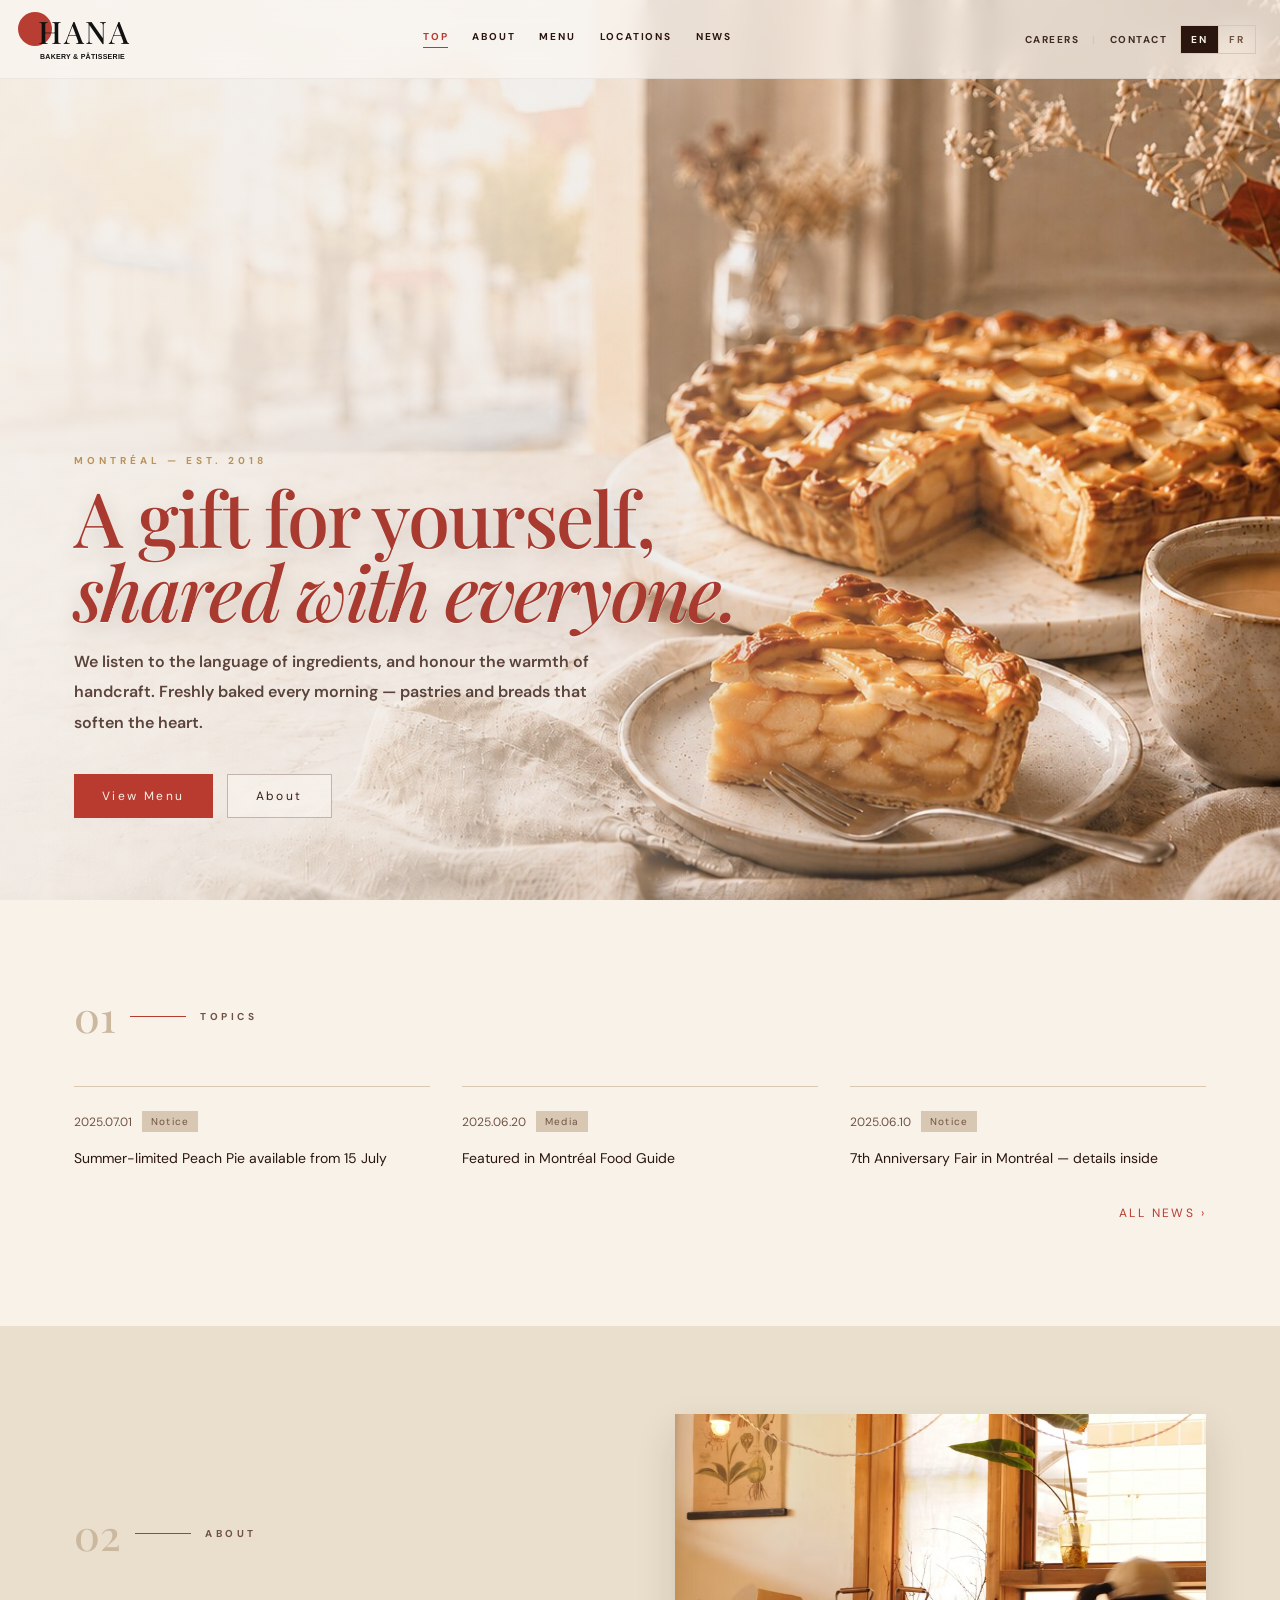
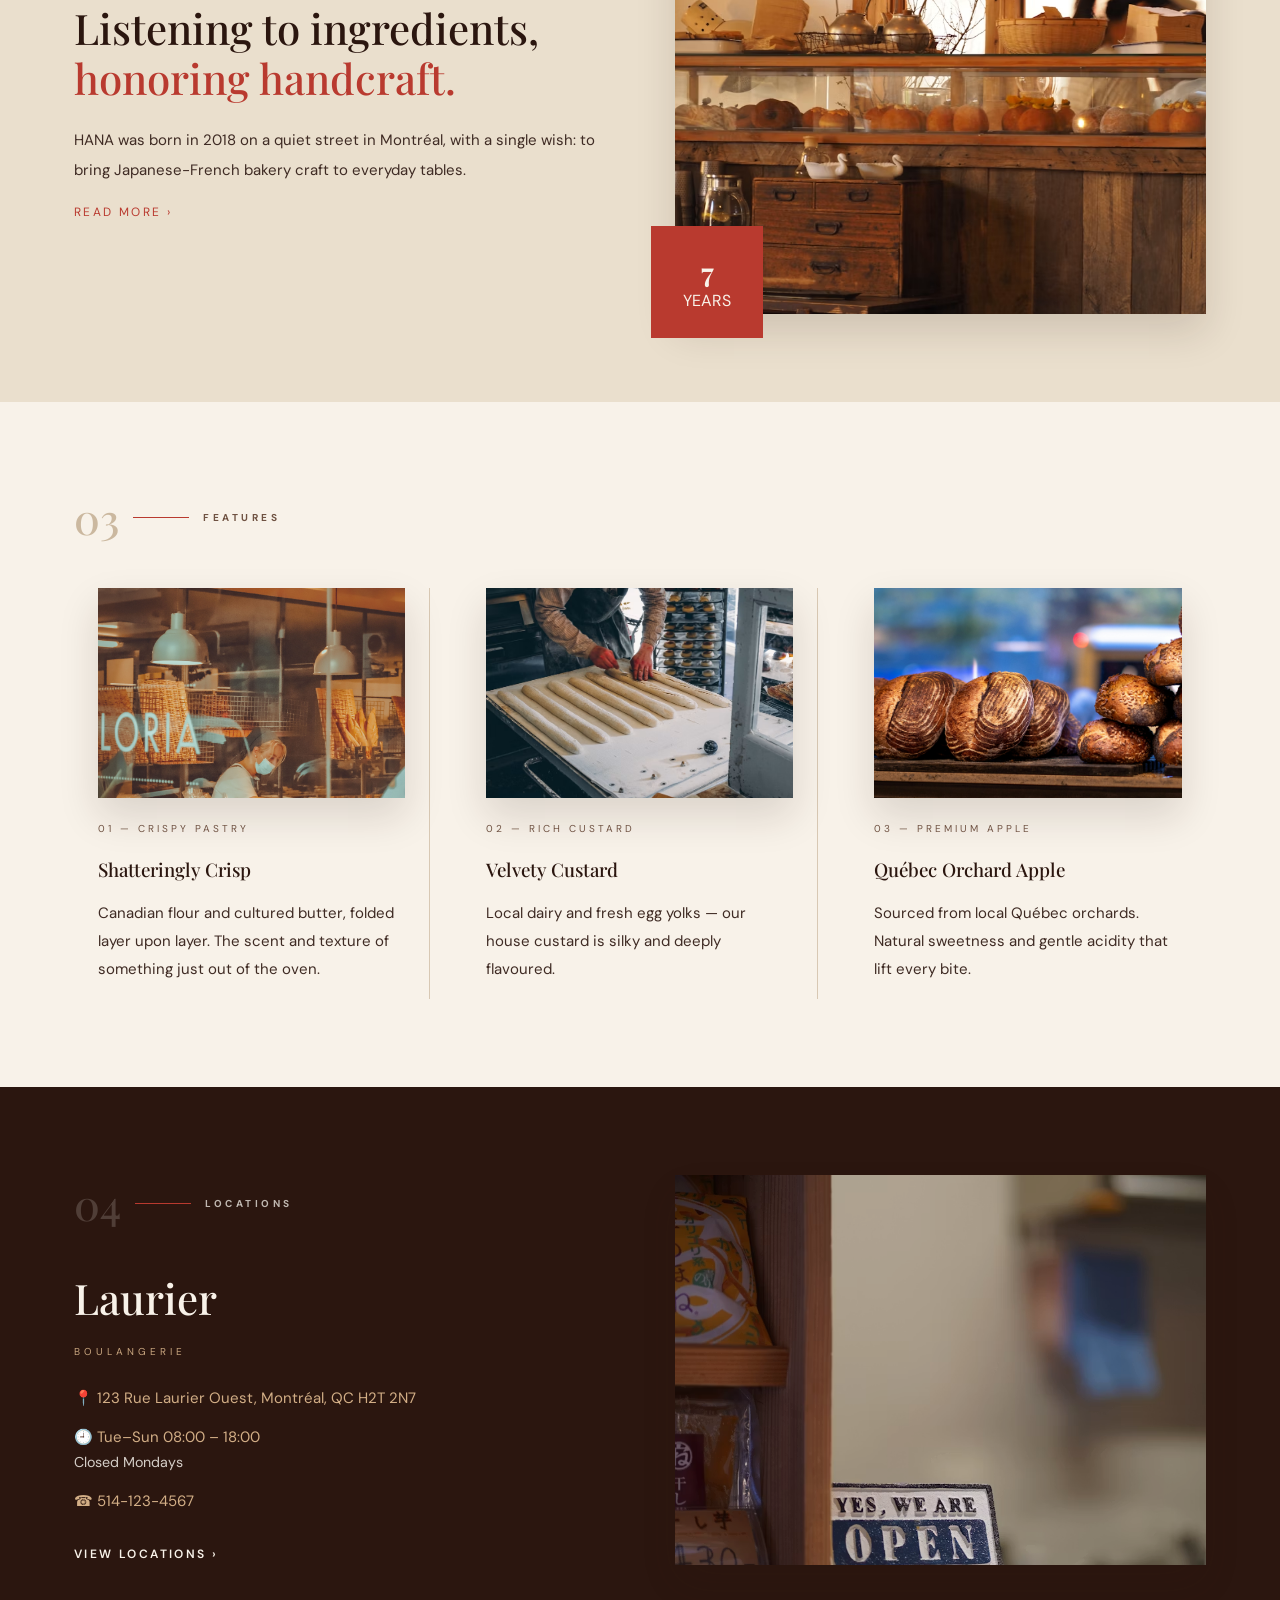
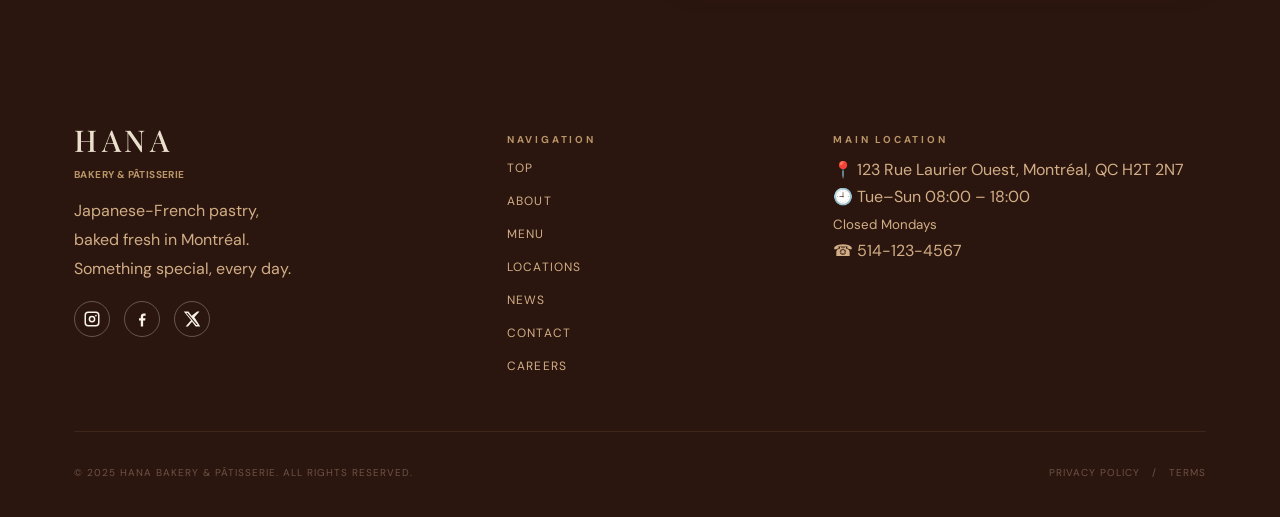
<file: index.html>
<!doctype html>
<html lang="en">
<head>
  <meta charset="UTF-8" />
  <meta name="viewport" content="width=device-width, initial-scale=1.0" />

  <title>Home | HANA Bakery & Pâtisserie</title>

  <link rel="preconnect" href="https://fonts.googleapis.com" />
  <link rel="preconnect" href="https://fonts.gstatic.com" crossorigin />

  <link
    href="https://fonts.googleapis.com/css2?family=DM+Sans:wght@400;500;700&family=Playfair+Display:wght@500;600;700&display=swap"
    rel="stylesheet"
  />

  <link rel="stylesheet" href="css/style.css?v=20260708" />
</head>

<body>
  <header class="site-header" id="siteHeader">
    <div class="header-inner">
      <a href="index.html" class="logo" aria-label="HANA Bakery & Pâtisserie">
        <span>HANA</span>
        <small>BAKERY &amp; PÂTISSERIE</small>
      </a>

      <nav class="desktop-nav" aria-label="Main navigation">
        <a class="active" href="index.html">TOP</a>
        <a href="about.html">ABOUT</a>
        <a href="menu.html">MENU</a>
        <a href="shop.html">LOCATIONS</a>
        <a href="news.html">NEWS</a>
      </nav>

      <div class="header-actions">
        <a href="recruit.html">CAREERS</a>
        <span class="sep">|</span>
        <a href="contact.html">CONTACT</a>

        <div class="lang-switch">
          <button class="active" type="button">EN</button>
          <button type="button">FR</button>
        </div>
      </div>

      <button
      class="hamburger"
      id="hamburger"
      type="button"
      aria-label="Open menu"
      aria-expanded="false"
    >
      <span></span>
      <span></span>
      <span></span>
    </button>    
  </div>

    <nav class="mobile-nav" id="mobileNav" aria-label="Mobile navigation">
      <a class="active" href="index.html">TOP</a>
      <a href="about.html">ABOUT</a>
      <a href="menu.html">MENU</a>
      <a href="shop.html">LOCATIONS</a>
      <a href="news.html">NEWS</a>
      <a href="contact.html">CONTACT</a>
      <a href="recruit.html">CAREERS</a>
    </nav>
  </header>

  <main>
    <section class="hero page-hero tall">
      <img src="images/hero.jpg" alt="HANA signature apple pie" />

      <div class="hero-overlay"></div>

      <div class="hero-content light">
        <p class="eyebrow">MONTRÉAL — EST. 2018</p>

        <h1>
          A gift for yourself,<br />
          <em>shared with everyone.</em>
        </h1>

        <p class="subcopy">
          We honour the character of each ingredient and the warmth of handmade baking. 
          Freshly baked every morning, our breads and pastries bring comfort to everyday moments.
        </p>

        <div class="buttons">
          <a class="btn" href="menu.html">View Menu</a>
          <a class="btn ghost" href="about.html">About</a>
        </div>
      </div>
    </section>

    <section class="section">
      <div class="container">
        <div class="section-label">
          <span class="num">01</span>
          <span class="line"></span>
          <span class="label">TOPICS</span>
        </div>

        <div class="grid-3 topics">
          <article>
            <div class="meta">
              <span>2025.07.01</span>
              <span class="badge">Notice</span>
            </div>

            <p>Summer-limited Peach Pie available from 15 July</p>
          </article>

          <article>
            <div class="meta">
              <span>2025.06.20</span>
              <span class="badge">Media</span>
            </div>

            <p>Featured in “Food &amp; Living” June issue</p>
          </article>

          <article>
            <div class="meta">
              <span>2025.06.10</span>
              <span class="badge">Notice</span>
            </div>

            <p>7th Anniversary Fair in Montréal — details inside</p>
          </article>
        </div>

        <p class="right">
          <a class="link" href="news.html">ALL NEWS ›</a>
        </p>
      </div>
    </section>

    <section class="section alt">
      <div class="container grid-2">
        <div>
          <div class="section-label">
            <span class="num">02</span>
            <span class="line"></span>
            <span class="label">ABOUT</span>
          </div>

          <h2>
            Listening to ingredients,<br />
            <span class="red">honoring handcraft.</span>
          </h2>

          <p class="text-block">
            HANA was born in 2018 on a quiet street in Montréal, 
            founded by a Japanese baker with a simple wish: to bring warmth, 
            care, and freshly baked goods to everyday tables.          
          </p>

          <a class="link" href="about.html">READ MORE ›</a>
        </div>

        <div class="about-image">
          <img src="images/interior.jpg" alt="HANA interior" />

          <div class="years">
            <span>
              <strong>7</strong>
              YEARS
            </span>
          </div>
        </div>
      </div>
    </section>

    <section class="section">
      <div class="container">
        <div class="section-label">
          <span class="num">03</span>
          <span class="line"></span>
          <span class="label">FEATURES</span>
        </div>

        <div class="grid-3 feature-grid">
          <article class="feature">
            <img src="images/pastry.jpg" alt="Shatteringly Crisp" />

            <p class="small">01 — CRISPY PASTRY</p>

            <h3>Shatteringly Crisp</h3>

            <p>
              Canadian flour and cultured butter, folded layer upon layer. The
              scent and texture of something just out of the oven.
            </p>
          </article>

          <article class="feature">
            <img src="images/making.jpg" alt="Velvety Custard" />

            <p class="small">02 — RICH CUSTARD</p>

            <h3>Velvety Custard</h3>

            <p>
              Local dairy and fresh egg yolks — our house custard is silky,
              smooth, and deeply flavoured.
            </p>
          </article>

          <article class="feature">
            <img src="images/bread.jpg" alt="Québec Orchard Apple" />

            <p class="small">03 — ORCHARD APPLE</p>

            <h3>Québec Orchard Apple</h3>

            <p>
              Sourced from local Québec orchards. Natural sweetness and gentle
              acidity that lift every bite.
            </p>
          </article>
        </div>
      </div>
    </section>

    <section class="section dark shop-dark">
      <div class="container grid-2">
        <div>
          <div class="section-label">
            <span class="num">04</span>
            <span class="line"></span>
            <span class="label">LOCATIONS</span>
          </div>

          <h2>Laurier</h2>

          <p class="eyebrow">BOULANGERIE</p>

          <ul class="shop-list">
            <li>📍 123 Rue Laurier Ouest, Montréal, QC H2T 2N7</li>

            <li>
              🕘 Tue–Sun 08:00 – 18:00<br />
              <small>Closed Mondays</small>
            </li>

            <li>☎ 514-123-4567</li>
          </ul>

          <a class="link light-link" href="shop.html">VIEW LOCATIONS ›</a>
        </div>

        <img src="images/shop.jpg" alt="HANA Laurier bakery in Montréal" />
      </div>
    </section>
  </main>

  <footer class="site-footer">
    <div class="container">
      <div class="footer-grid">
        <div>
          <h2>HANA</h2>

          <p class="tagline">BAKERY &amp; PÂTISSERIE</p>

          <p class="footer-copy">
            Japanese-French pastry,<br />
            baked fresh in Montréal.<br />
            Something special, every day.
          </p>

          <div class="socials">
            <a href="#" aria-label="Instagram" class="social-link">
              <svg viewBox="0 0 24 24" aria-hidden="true">
                <path d="M7 2h10a5 5 0 0 1 5 5v10a5 5 0 0 1-5 5H7a5 5 0 0 1-5-5V7a5 5 0 0 1 5-5zm0 2a3 3 0 0 0-3 3v10a3 3 0 0 0 3 3h10a3 3 0 0 0 3-3V7a3 3 0 0 0-3-3H7zm5 3.5A4.5 4.5 0 1 1 7.5 12 4.5 4.5 0 0 1 12 7.5zm0 2A2.5 2.5 0 1 0 14.5 12 2.5 2.5 0 0 0 12 9.5zm5.25-3.1a1.1 1.1 0 1 1-1.1 1.1 1.1 1.1 0 0 1 1.1-1.1z"/>
              </svg>
            </a>
          
            <a href="#" aria-label="Facebook" class="social-link">
              <svg viewBox="0 0 24 24" aria-hidden="true">
                <path d="M13.5 22v-8h2.7l.4-3h-3.1V9.1c0-.9.3-1.6 1.6-1.6h1.7V4.8c-.3 0-1.3-.1-2.4-.1-2.4 0-4 1.5-4 4.2V11H8v3h2.4v8z"/>
              </svg>
            </a>
          
            <a href="#" aria-label="X" class="social-link">
              <svg viewBox="0 0 24 24" aria-hidden="true">
                <path d="M18.9 2H22l-6.8 7.8L23 22h-6.1l-4.8-6.3L6.6 22H3.5l7.3-8.4L1 2h6.2l4.3 5.7L18.9 2zm-1.1 18h1.7L6.1 3.9H4.3z"/>
              </svg>
            </a>
          </div>        </div>

        <div>
          <p class="footer-heading">NAVIGATION</p>

          <ul class="footer-links">
            <li>
              <a href="index.html">TOP</a>
            </li>
            <li>
              <a href="about.html">ABOUT</a>
            </li>
            <li>
              <a href="menu.html">MENU</a>
            </li>
            <li>
              <a href="shop.html">LOCATIONS</a>
            </li>
            <li>
              <a href="news.html">NEWS</a>
            </li>
            <li>
              <a href="contact.html">CONTACT</a>
            </li>
            <li>
              <a href="recruit.html">CAREERS</a>
            </li>
          </ul>
        </div>

        <div>
          <p class="footer-heading">MAIN LOCATION</p>

          <ul class="shop-info">
            <li>📍 123 Rue Laurier Ouest, Montréal, QC H2T 2N7</li>

            <li>
              🕘 Tue–Sun 08:00 – 18:00<br />
              <small>Closed Mondays</small>
            </li>

            <li>☎ 514-123-4567</li>
          </ul>
        </div>
      </div>

      <div class="footer-bottom">
        <p>© 2025 HANA BAKERY &amp; PÂTISSERIE. ALL RIGHTS RESERVED.</p>
        <p>PRIVACY POLICY &nbsp; / &nbsp; TERMS</p>
      </div>
    </div>
  </footer>

  <script src="js/script.js?v=20260708"></script>
</body>
</html>
</file>
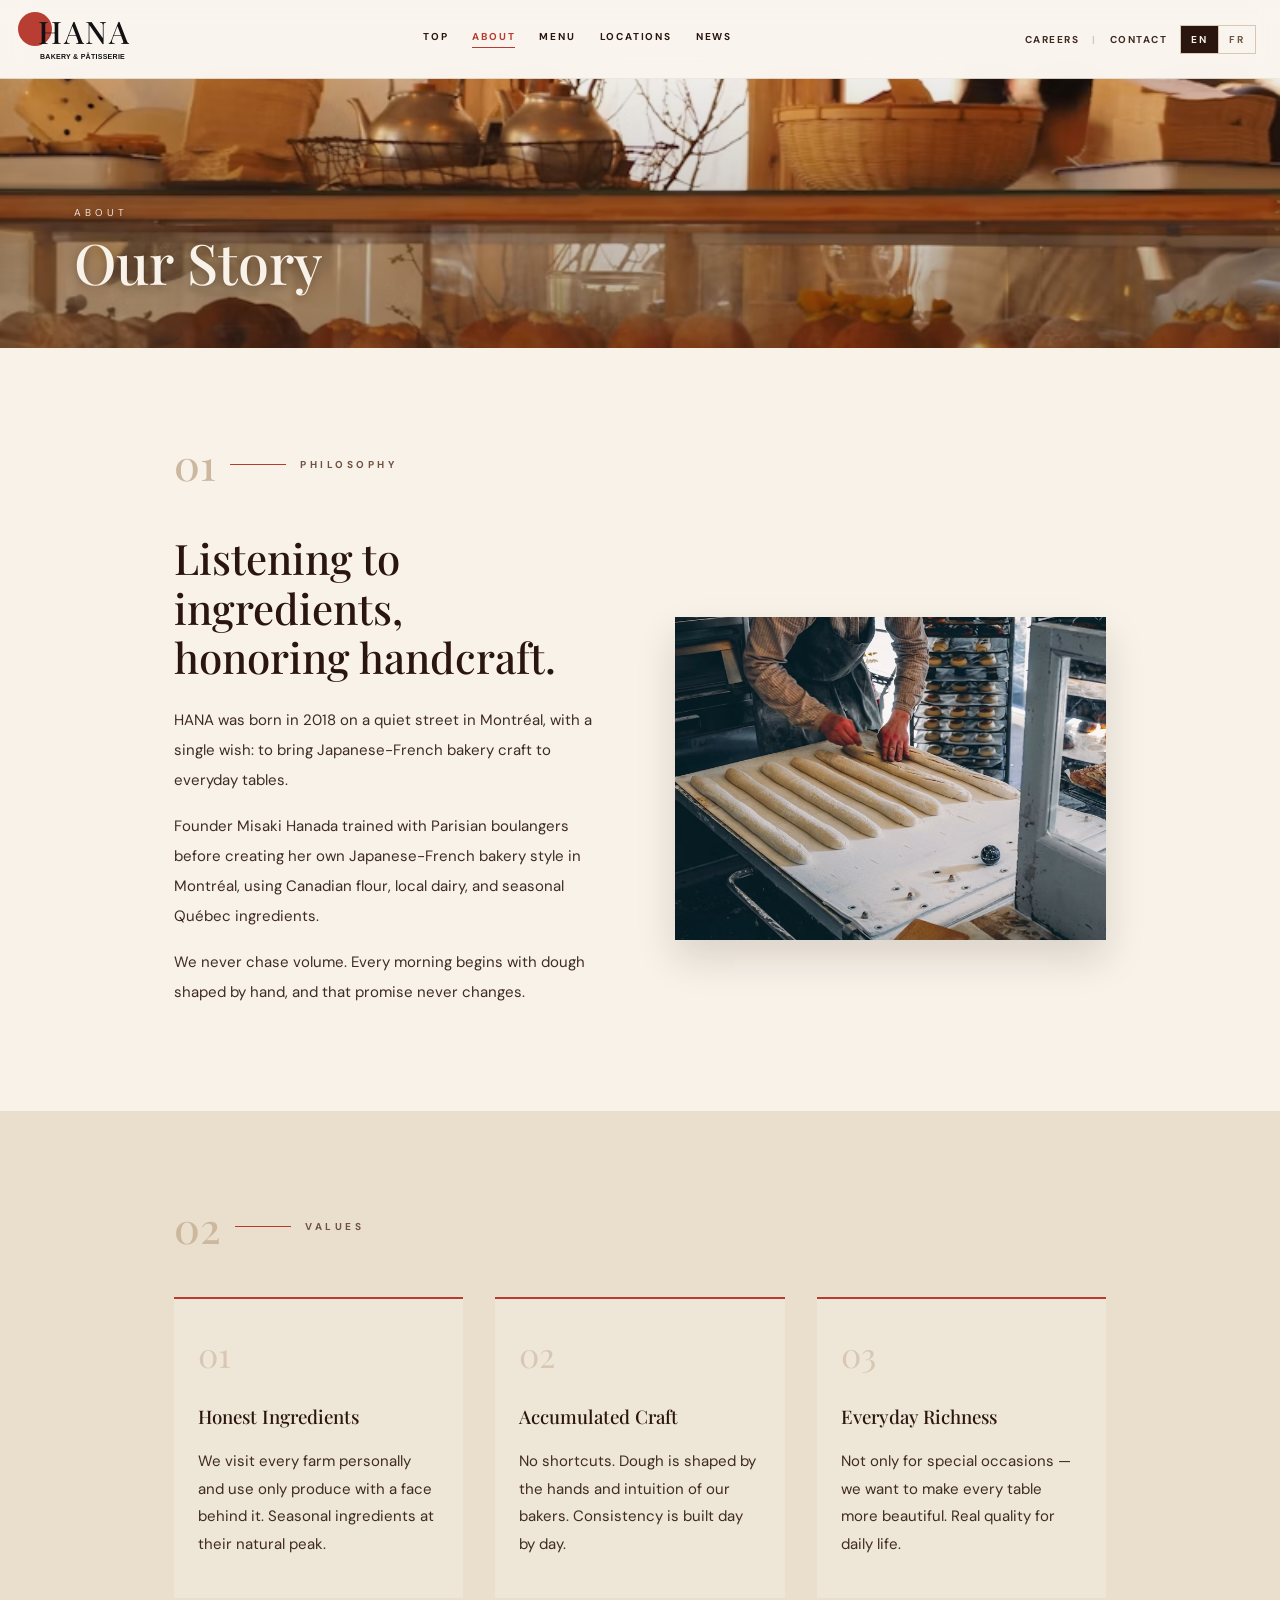
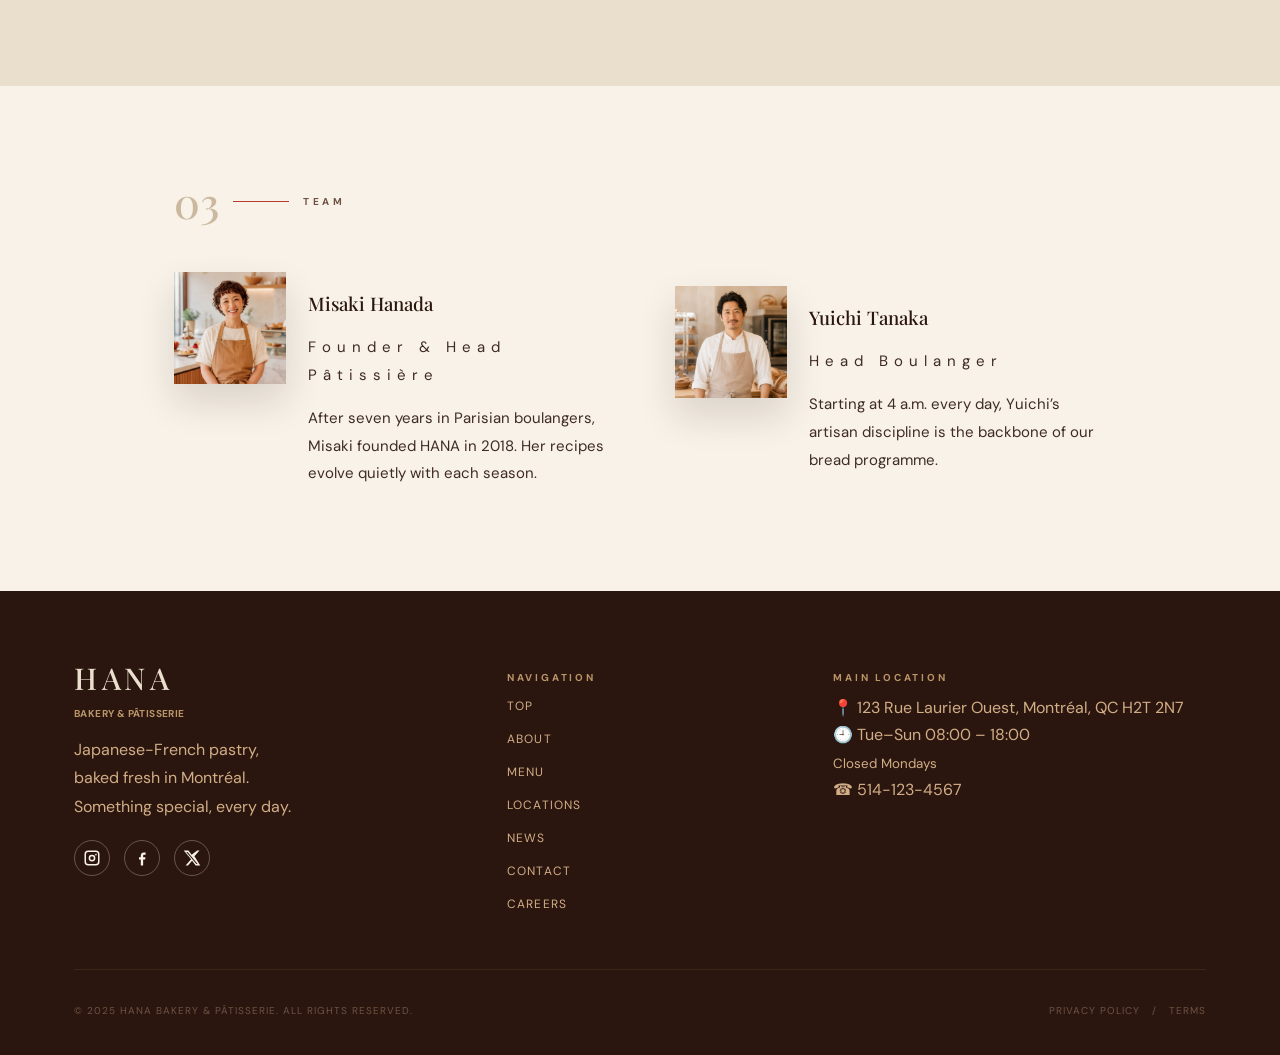
<file: about.html>
<!doctype html>
<html lang="en">
<head>
  <meta charset="UTF-8" />
  <meta name="viewport" content="width=device-width, initial-scale=1.0" />

  <title>About | HANA Bakery & Pâtisserie</title>

  <link rel="preconnect" href="https://fonts.googleapis.com" />
  <link rel="preconnect" href="https://fonts.gstatic.com" crossorigin />

  <link
    href="https://fonts.googleapis.com/css2?family=DM+Sans:wght@400;500;700&family=Playfair+Display:wght@500;600;700&display=swap"
    rel="stylesheet"
  />

  <link rel="stylesheet" href="css/style.css?v=20260708" />
</head>

<body>
  <header class="site-header" id="siteHeader">
    <div class="header-inner">
      <a href="index.html" class="logo" aria-label="HANA Bakery & Pâtisserie">
        <span>HANA</span>
        <small>BAKERY &amp; PÂTISSERIE</small>
      </a>

      <nav class="desktop-nav" aria-label="Main navigation">
        <a href="index.html">TOP</a>
        <a class="active" href="about.html">ABOUT</a>
        <a href="menu.html">MENU</a>
        <a href="shop.html">LOCATIONS</a>
        <a href="news.html">NEWS</a>
      </nav>

      <div class="header-actions">
        <a href="recruit.html">CAREERS</a>
        <span class="sep">|</span>
        <a href="contact.html">CONTACT</a>

        <div class="lang-switch">
          <button class="active" type="button">EN</button>
          <button type="button">FR</button>
        </div>
      </div>

      <button
      class="hamburger"
      id="hamburger"
      type="button"
      aria-label="Open menu"
      aria-expanded="false"
    >
      <span></span>
      <span></span>
      <span></span>
    </button>
   </div>

    <nav class="mobile-nav" id="mobileNav" aria-label="Mobile navigation">
      <a href="index.html">TOP</a>
      <a class="active" href="about.html">ABOUT</a>
      <a href="menu.html">MENU</a>
      <a href="shop.html">LOCATIONS</a>
      <a href="news.html">NEWS</a>
      <a href="contact.html">CONTACT</a>
      <a href="recruit.html">CAREERS</a>
    </nav>
  </header>

  <main class="page-main">
    <section class="page-hero">
      <img src="images/interior.jpg" alt="HANA Bakery interior" />

      <div class="page-title">
        <p class="eyebrow">ABOUT</p>
        <h1>Our Story</h1>
      </div>
    </section>

    <section class="section">
      <div class="content-narrow">
        <div class="section-label">
          <span class="num">01</span>
          <span class="line"></span>
          <span class="label">PHILOSOPHY</span>
        </div>

        <div class="grid-2">
          <div>
            <h2>
              Listening to ingredients,<br />
              honoring handcraft.
            </h2>

            <div class="text-block">
              <p>
                HANA was born in 2018 on a quiet street in Montréal, with
                a simple wish: to bring something warm and meaningful to
                everyday tables.
              </p>
            
              <p>
                Founded by Japanese baker Misaki Hanada, HANA is rooted in
                careful craftsmanship, simple flavours, and a deep appreciation
                for the changing seasons. We bake with Canadian flour, local
                dairy, and seasonal Québec ingredients whenever possible.
              </p>
            
              <p>
                We never chase volume. Every morning begins with dough shaped
                by hand, and that promise never changes.
              </p>
            </div>          </div>

          <img src="images/making.jpg" alt="Baker shaping dough" />
        </div>
      </div>
    </section>

    <section class="section alt">
      <div class="content-narrow">
        <div class="section-label">
          <span class="num">02</span>
          <span class="line"></span>
          <span class="label">VALUES</span>
        </div>

        <div class="grid-3">
          <article class="value-card">
            <p class="value-num">01</p>

            <h3>Honest Ingredients</h3>

            <p>
              We work with local producers and use seasonal ingredients at
              their natural peak whenever possible.
            </p>
          </article>

          <article class="value-card">
            <p class="value-num">02</p>

            <h3>Accumulated Craft</h3>

            <p>
              No shortcuts. Dough is shaped by the hands and intuition of our
              bakers. Consistency is built day by day.
            </p>
          </article>

          <article class="value-card">
            <p class="value-num">03</p>

            <h3>Everyday Richness</h3>

            <p>
              Not only for special occasions — we want to make every table more
              beautiful. Real quality for daily life.
            </p>
          </article>
        </div>
      </div>
    </section>

    <section class="section">
      <div class="content-narrow">
        <div class="section-label">
          <span class="num">03</span>
          <span class="line"></span>
          <span class="label">TEAM</span>
        </div>

        <div class="grid-2">
          <article class="team-card">
            <img src="images/misaki.jpg" alt="Misaki Hanada" />

            <div>
              <h3>Misaki Hanada</h3>

              <p class="eyebrow">Founder &amp; Head Pâtissière</p>

              <p>
                After training with Parisian boulangers, Misaki founded HANA
                in Montréal in 2018. Her recipes evolve quietly with each season.
              </p>
            </div>
          </article>

          <article class="team-card">
            <img src="images/yuichi.jpg" alt="Yuichi Tanaka" />

            <div>
              <h3>Yuichi Tanaka</h3>

              <p class="eyebrow">Head Boulanger</p>

              <p>
                Starting at 4 a.m. every day, Yuichi’s artisan discipline is
                the backbone of our bread programme.
              </p>
            </div>
          </article>
        </div>
      </div>
    </section>
  </main>

  <footer class="site-footer">
    <div class="container">
      <div class="footer-grid">
        <div>
          <h2>HANA</h2>

          <p class="tagline">BAKERY &amp; PÂTISSERIE</p>

          <p class="footer-copy">
            Japanese-French pastry,<br />
            baked fresh in Montréal.<br />
            Something special, every day.
          </p>

          <div class="socials">
            <a href="#" aria-label="Instagram" class="social-link">
              <svg viewBox="0 0 24 24" aria-hidden="true">
                <path d="M7 2h10a5 5 0 0 1 5 5v10a5 5 0 0 1-5 5H7a5 5 0 0 1-5-5V7a5 5 0 0 1 5-5zm0 2a3 3 0 0 0-3 3v10a3 3 0 0 0 3 3h10a3 3 0 0 0 3-3V7a3 3 0 0 0-3-3H7zm5 3.5A4.5 4.5 0 1 1 7.5 12 4.5 4.5 0 0 1 12 7.5zm0 2A2.5 2.5 0 1 0 14.5 12 2.5 2.5 0 0 0 12 9.5zm5.25-3.1a1.1 1.1 0 1 1-1.1 1.1 1.1 1.1 0 0 1 1.1-1.1z"/>
              </svg>
            </a>
          
            <a href="#" aria-label="Facebook" class="social-link">
              <svg viewBox="0 0 24 24" aria-hidden="true">
                <path d="M13.5 22v-8h2.7l.4-3h-3.1V9.1c0-.9.3-1.6 1.6-1.6h1.7V4.8c-.3 0-1.3-.1-2.4-.1-2.4 0-4 1.5-4 4.2V11H8v3h2.4v8z"/>
              </svg>
            </a>
          
            <a href="#" aria-label="X" class="social-link">
              <svg viewBox="0 0 24 24" aria-hidden="true">
                <path d="M18.9 2H22l-6.8 7.8L23 22h-6.1l-4.8-6.3L6.6 22H3.5l7.3-8.4L1 2h6.2l4.3 5.7L18.9 2zm-1.1 18h1.7L6.1 3.9H4.3z"/>
              </svg>
            </a>
          </div>        </div>

        <div>
          <p class="footer-heading">NAVIGATION</p>

          <ul class="footer-links">
            <li>
              <a href="index.html">TOP</a>
            </li>
            <li>
              <a href="about.html">ABOUT</a>
            </li>
            <li>
              <a href="menu.html">MENU</a>
            </li>
            <li>
              <a href="shop.html">LOCATIONS</a>
            </li>
            <li>
              <a href="news.html">NEWS</a>
            </li>
            <li>
              <a href="contact.html">CONTACT</a>
            </li>
            <li>
              <a href="recruit.html">CAREERS</a>
            </li>
          </ul>
        </div>

        <div>
          <p class="footer-heading">MAIN LOCATION</p>

          <ul class="shop-info">
            <li>📍 123 Rue Laurier Ouest, Montréal, QC H2T 2N7</li>

            <li>
              🕘 Tue–Sun 08:00 – 18:00<br />
              <small>Closed Mondays</small>
            </li>

            <li>☎ 514-123-4567</li>
          </ul>
        </div>
      </div>

      <div class="footer-bottom">
        <p>© 2025 HANA BAKERY &amp; PÂTISSERIE. ALL RIGHTS RESERVED.</p>
        <p>PRIVACY POLICY &nbsp; / &nbsp; TERMS</p>
      </div>
    </div>
  </footer>

  <script src="js/script.js?v=20260708"></script>
</body>
</html>
</file>
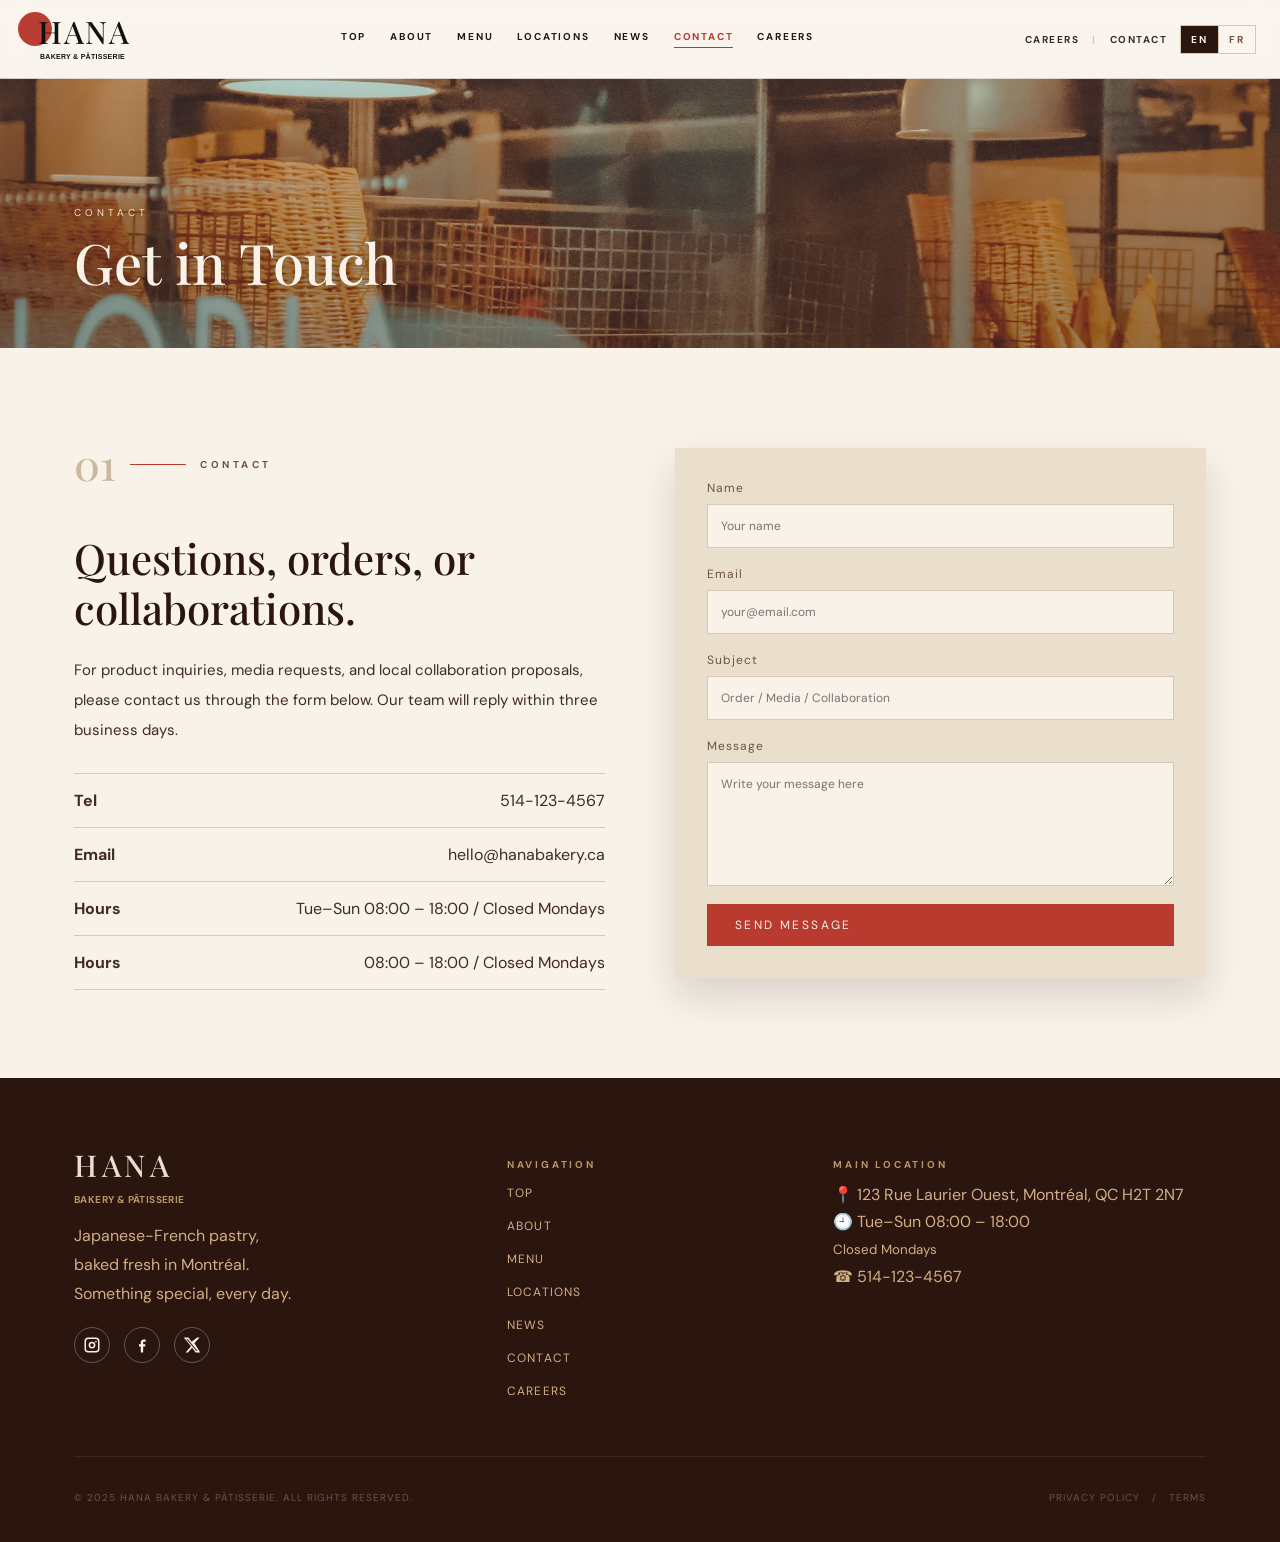
<file: contact.html>
<!doctype html>
<html lang="en">
<head>
  <meta charset="UTF-8" />
  <meta name="viewport" content="width=device-width, initial-scale=1.0" />

  <title>Contact | HANA Bakery &amp; Pâtisserie</title>

  <link rel="preconnect" href="https://fonts.googleapis.com" />
  <link rel="preconnect" href="https://fonts.gstatic.com" crossorigin />

  <link
    href="https://fonts.googleapis.com/css2?family=DM+Sans:wght@400;500;700&family=Playfair+Display:wght@500;600;700&display=swap"
    rel="stylesheet"
  />

  <link rel="stylesheet" href="css/style.css?v=20260708" />
</head>

<body>
  <header class="site-header" id="siteHeader">
    <div class="header-inner">
      <a href="index.html" class="logo" aria-label="HANA Bakery & Pâtisserie">
        <span>HANA</span>
        <small>BAKERY &amp; PÂTISSERIE</small>
      </a>

      <nav class="desktop-nav" aria-label="Main navigation">
        <a href="index.html">TOP</a>
        <a href="about.html">ABOUT</a>
        <a href="menu.html">MENU</a>
        <a href="shop.html">LOCATIONS</a>
        <a href="news.html">NEWS</a>
        <a class="active" href="contact.html">CONTACT</a>
        <a href="recruit.html">CAREERS</a>
      </nav>

      <div class="header-actions">
        <a href="recruit.html">CAREERS</a>
        <span class="sep">|</span>
        <a href="contact.html">CONTACT</a>

        <div class="lang-switch">
          <button class="active" type="button">EN</button>
          <button type="button">FR</button>
        </div>
      </div>

      <button
      class="hamburger"
      id="hamburger"
      type="button"
      aria-label="Open menu"
      aria-expanded="false"
    >
      <span></span>
      <span></span>
      <span></span>
    </button>    
  </div>

    <nav class="mobile-nav" id="mobileNav" aria-label="Mobile navigation">
      <a href="index.html">TOP</a>
      <a href="about.html">ABOUT</a>
      <a href="menu.html">MENU</a>
      <a href="shop.html">LOCATIONS</a>
      <a href="news.html">NEWS</a>
    </nav>
  </header>

  <main class="page-main">
    <section class="page-hero">
      <img src="images/contact.jpg" alt="HANA Bakery contact" />

      <div class="page-title">
        <p class="eyebrow">CONTACT</p>
        <h1>Get in Touch</h1>
      </div>
    </section>

    <section class="section">
      <div class="container grid-2">
        <div>
          <div class="section-label">
            <span class="num">01</span>
            <span class="line"></span>
            <span class="label">CONTACT</span>
          </div>

          <h2>Questions, orders, or collaborations.</h2>

          <p class="text-block">
            For product inquiries, media requests, and local collaboration
            proposals, please contact us through the form below. Our team will
            reply within three business days.
          </p>

          <ul class="contact-list">
            <li>
              <strong>Tel</strong>
              <span>514-123-4567</span>
            </li>

            <li>
              <strong>Email</strong>
              <span>hello@hanabakery.ca</span>
            </li>

            <li>
              <strong>Website</strong>
              <span>www.hanabakery.ca</span>
            </li>

            <li>
              <strong>Hours</strong>
              <span>08:00 – 18:00 / Closed Mondays</span>
            </li>
          </ul>
        </div>

        <form class="form-card" action="#" method="post">
          <label>
            Name
            <input type="text" name="name" placeholder="Your name" />
          </label>

          <label>
            Email
            <input type="email" name="email" placeholder="your@email.com" />
          </label>

          <label>
            Subject
            <input
              type="text"
              name="subject"
              placeholder="Order / Media / Collaboration"
            />
          </label>

          <label>
            Message
            <textarea
              name="message"
              rows="6"
              placeholder="Write your message here"
            ></textarea>
          </label>

          <button class="btn" type="submit">SEND MESSAGE</button>
        </form>
      </div>
    </section>
  </main>

  <footer class="site-footer">
    <div class="container">
      <div class="footer-grid">
        <div>
          <h2>HANA</h2>

          <p class="tagline">BAKERY &amp; PÂTISSERIE</p>

          <p class="footer-copy">
            Japanese-French pastry,<br />
            baked fresh in Montréal.<br />
            Something special, every day.
          </p>

          <div class="socials">
            <a href="#" aria-label="Instagram" class="social-link">
              <svg viewBox="0 0 24 24" aria-hidden="true">
                <path d="M7 2h10a5 5 0 0 1 5 5v10a5 5 0 0 1-5 5H7a5 5 0 0 1-5-5V7a5 5 0 0 1 5-5zm0 2a3 3 0 0 0-3 3v10a3 3 0 0 0 3 3h10a3 3 0 0 0 3-3V7a3 3 0 0 0-3-3H7zm5 3.5A4.5 4.5 0 1 1 7.5 12 4.5 4.5 0 0 1 12 7.5zm0 2A2.5 2.5 0 1 0 14.5 12 2.5 2.5 0 0 0 12 9.5zm5.25-3.1a1.1 1.1 0 1 1-1.1 1.1 1.1 1.1 0 0 1 1.1-1.1z"/>
              </svg>
            </a>
          
            <a href="#" aria-label="Facebook" class="social-link">
              <svg viewBox="0 0 24 24" aria-hidden="true">
                <path d="M13.5 22v-8h2.7l.4-3h-3.1V9.1c0-.9.3-1.6 1.6-1.6h1.7V4.8c-.3 0-1.3-.1-2.4-.1-2.4 0-4 1.5-4 4.2V11H8v3h2.4v8z"/>
              </svg>
            </a>
          
            <a href="#" aria-label="X" class="social-link">
              <svg viewBox="0 0 24 24" aria-hidden="true">
                <path d="M18.9 2H22l-6.8 7.8L23 22h-6.1l-4.8-6.3L6.6 22H3.5l7.3-8.4L1 2h6.2l4.3 5.7L18.9 2zm-1.1 18h1.7L6.1 3.9H4.3z"/>
              </svg>
            </a>
          </div>        </div>

        <div>
          <p class="footer-heading">NAVIGATION</p>

          <ul class="footer-links">
            <li><a href="index.html">TOP</a></li>
            <li><a href="about.html">ABOUT</a></li>
            <li><a href="menu.html">MENU</a></li>
            <li><a href="shop.html">LOCATIONS</a></li>
            <li><a href="news.html">NEWS</a></li>
            <li><a href="contact.html">CONTACT</a></li>
            <li><a href="recruit.html">CAREERS</a></li>
          </ul>
        </div>

        <div>
          <p class="footer-heading">MAIN LOCATION</p>

          <ul class="shop-info">
            <li>📍 123 Rue Laurier Ouest, Montréal, QC H2T 2N7</li>

            <li>
              🕘 Tue–Sun 08:00 – 18:00<br />
              <small>Closed Mondays</small>
            </li>

            <li>☎ 514-123-4567</li>
          </ul>
        </div>
      </div>

      <div class="footer-bottom">
        <p>© 2025 HANA BAKERY &amp; PÂTISSERIE. ALL RIGHTS RESERVED.</p>
        <p>PRIVACY POLICY &nbsp; / &nbsp; TERMS</p>
      </div>
    </div>
  </footer>

  <script src="js/script.js?v=20260708"></script>
</body>
</html>
</file>
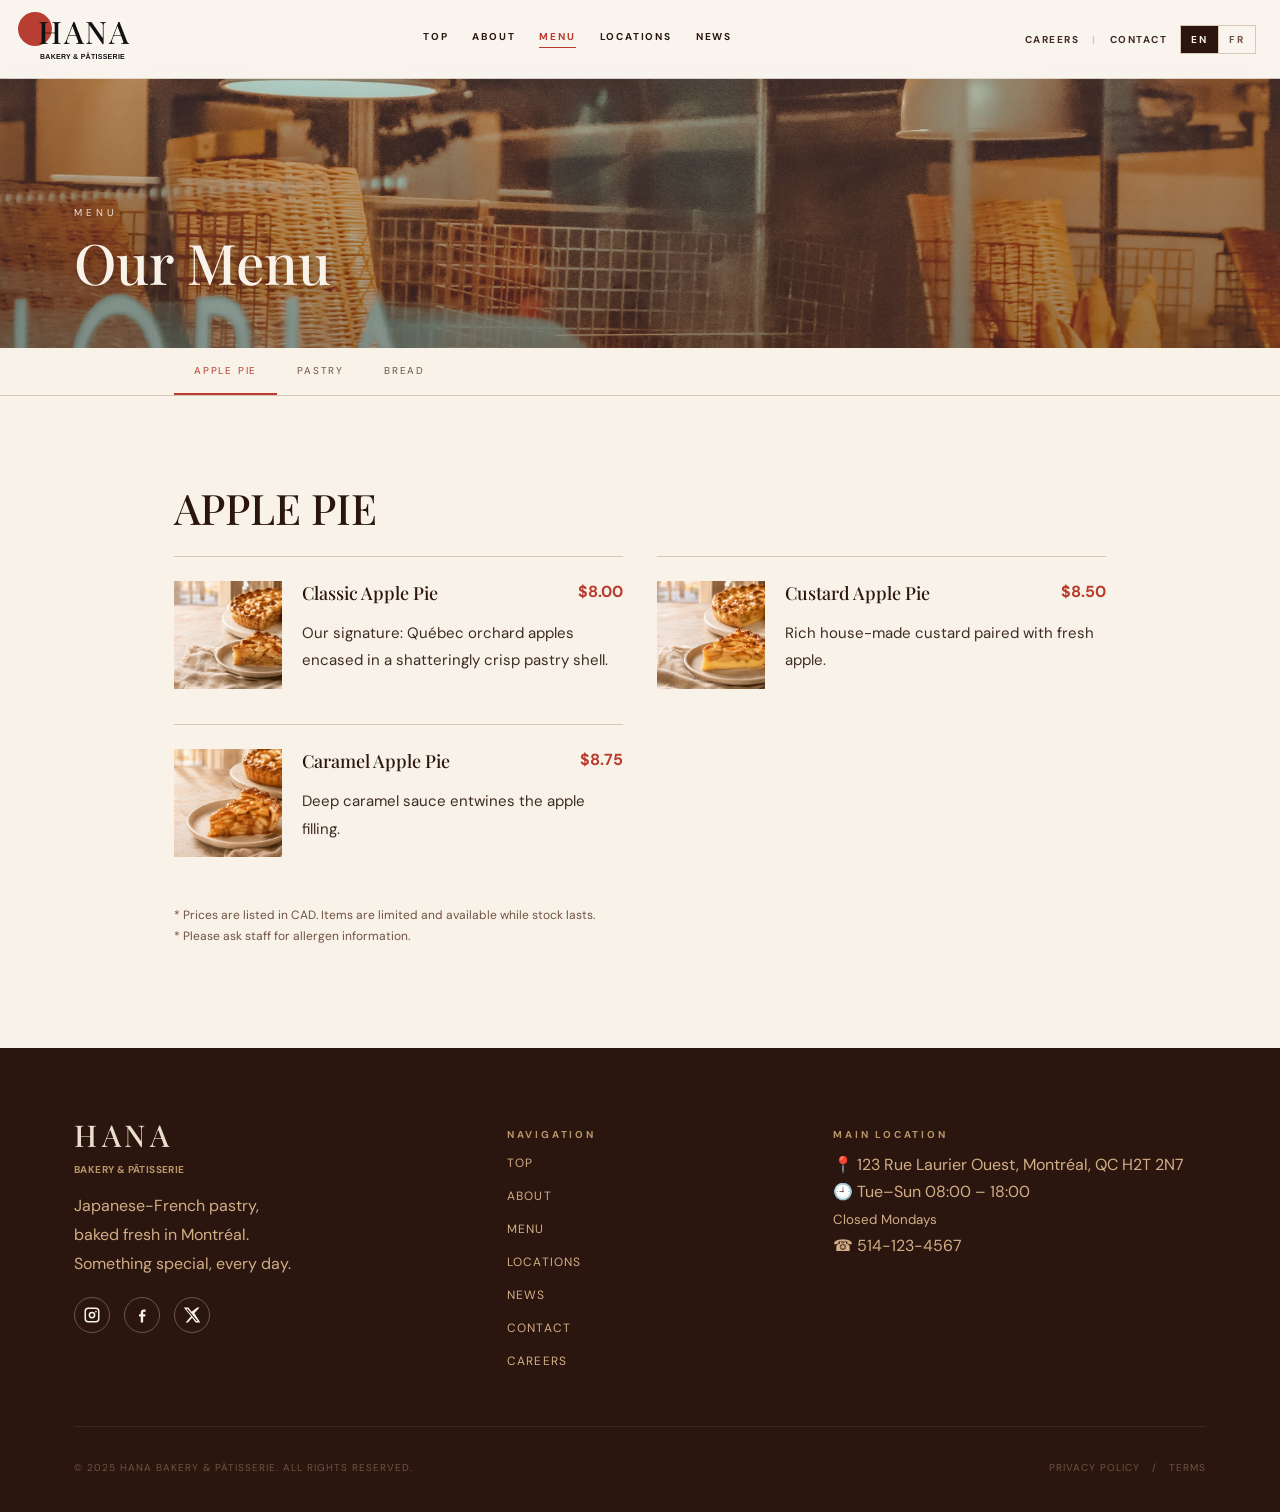
<file: menu.html>
<!doctype html>
<html lang="en">
<head>
  <meta charset="UTF-8" />
  <meta name="viewport" content="width=device-width, initial-scale=1.0" />

  <title>Menu | HANA Bakery & Pâtisserie</title>

  <link rel="preconnect" href="https://fonts.googleapis.com" />
  <link rel="preconnect" href="https://fonts.gstatic.com" crossorigin />

  <link
    href="https://fonts.googleapis.com/css2?family=DM+Sans:wght@400;500;700&family=Playfair+Display:wght@500;600;700&display=swap"
    rel="stylesheet"
  />

  <link rel="stylesheet" href="css/style.css?v=20260708" />
</head>

<body>
  <header class="site-header" id="siteHeader">
    <div class="header-inner">
      <a href="index.html" class="logo" aria-label="HANA Bakery & Pâtisserie">
        <span>HANA</span>
        <small>BAKERY &amp; PÂTISSERIE</small>
      </a>

      <nav class="desktop-nav" aria-label="Main navigation">
        <a href="index.html">TOP</a>
        <a href="about.html">ABOUT</a>
        <a class="active" href="menu.html">MENU</a>
        <a href="shop.html">LOCATIONS</a>
        <a href="news.html">NEWS</a>
      </nav>

      <div class="header-actions">
        <a href="recruit.html">CAREERS</a>
        <span class="sep">|</span>
        <a href="contact.html">CONTACT</a>

        <div class="lang-switch">
          <button class="active" type="button">EN</button>
          <button type="button">FR</button>
        </div>
      </div>

      <button
      class="hamburger"
      id="hamburger"
      type="button"
      aria-label="Open menu"
      aria-expanded="false"
    >
      <span></span>
      <span></span>
      <span></span>
    </button>    
  </div>

    <nav class="mobile-nav" id="mobileNav" aria-label="Mobile navigation">
      <a href="index.html">TOP</a>
      <a href="about.html">ABOUT</a>
      <a class="active" href="menu.html">MENU</a>
      <a href="shop.html">LOCATIONS</a>
      <a href="news.html">NEWS</a>
      <a href="contact.html">CONTACT</a>
      <a href="recruit.html">CAREERS</a>
    </nav>
  </header>

  <main class="page-main">
    <section class="page-hero">
      <img src="images/pastry.jpg" alt="HANA Bakery pastries" />

      <div class="page-title">
        <p class="eyebrow">MENU</p>
        <h1>Our Menu</h1>
      </div>
    </section>

    <div class="tabs">
      <div class="tabs-inner">
        <button class="active" type="button" data-menu-tab="0">
          APPLE PIE
        </button>

        <button type="button" data-menu-tab="1">
          PASTRY
        </button>

        <button type="button" data-menu-tab="2">
          BREAD
        </button>
      </div>
    </div>

    <section class="section">
      <div class="content-narrow">
        <section class="menu-category" id="cat-0" data-category="0">
          <h2>APPLE PIE</h2>

          <div class="menu-grid">
            <article class="menu-card">
              <img src="images/classic_apple_p.png" alt="Classic Apple Pie" />

              <div>
                <div class="menu-head">
                  <h3>Classic Apple Pie</h3>
                  <span class="price">$8.00</span>
                </div>

                <p>
                  Our signature: Québec orchard apples encased in a
                  shatteringly crisp pastry shell.
                </p>
              </div>
            </article>

            <article class="menu-card">
              <img src="images/custard_Apple_p.jpg" alt="Custard Apple Pie" />

              <div>
                <div class="menu-head">
                  <h3>Custard Apple Pie</h3>
                  <span class="price">$8.50</span>
                </div>

                <p>Rich house-made custard paired with fresh apple.</p>
              </div>
            </article>

            <article class="menu-card">
              <img src="images/caramel_apple_p.jpg" alt="Caramel Apple Pie" />

              <div>
                <div class="menu-head">
                  <h3>Caramel Apple Pie</h3>
                  <span class="price">$8.75</span>
                </div>

                <p>Deep caramel sauce entwines the apple filling.</p>
              </div>
            </article>
          </div>
        </section>

        <section class="menu-category" id="cat-1" data-category="1">
          <h2>PASTRY</h2>

          <div class="menu-grid">
            <article class="menu-card">
              <img src="images/croissant.jpg" alt="Butter Croissant" />

              <div>
                <div class="menu-head">
                  <h3>Butter Croissant</h3>
                  <span class="price">$7.00</span>
                </div>

                <p>
                  Crafted with cultured butter and layered by hand. Golden, flaky,
                  and fragrant from the oven.
                </p>
              </div>
            </article>

            <article class="menu-card">
              <img src="images/seasonal _danish.jpg" alt="Seasonal Danish" />

              <div>
                <div class="menu-head">
                  <h3>Seasonal Danish</h3>
                  <span class="price">$6.00</span>
                </div>

                <p>
                  Crowned with today’s seasonal fruit. Made by hand each
                  morning.
                </p>
              </div>
            </article>
          </div>
        </section>

        <section class="menu-category" id="cat-2" data-category="2">
          <h2>BREAD</h2>

          <div class="menu-grid">
            <article class="menu-card">
              <img src="images/square_milk_loaf.jpg" alt="Square Milk Loaf" />

              <div>
                <div class="menu-head">
                  <h3>Square Milk Loaf</h3>
                  <span class="price">$9.50</span>
                </div>

                <p>
                  Cold-fermented overnight. Pillowy texture and a clean, sweet
                  aroma.
                </p>
              </div>
            </article>

            <article class="menu-card">
              <img src="images/bread.jpg" alt="Campagne" />

              <div>
                <div class="menu-head">
                  <h3>Campagne</h3>
                  <span class="price">$7.50</span>
                </div>

                <p>Whole-wheat and rye loaf with deep grain sweetness.</p>
              </div>
            </article>
          </div>
        </section>

        <p class="note">
          * Prices are listed in CAD. Items are limited and available while stock
          lasts.<br />
          * Please ask staff for allergen information.
        </p>
      </div>
    </section>
  </main>

  <footer class="site-footer">
    <div class="container">
      <div class="footer-grid">
        <div>
          <h2>HANA</h2>

          <p class="tagline">BAKERY &amp; PÂTISSERIE</p>

          <p class="footer-copy">
            Japanese-French pastry,<br />
            baked fresh in Montréal.<br />
            Something special, every day.
          </p>

          <div class="socials">
            <a href="#" aria-label="Instagram" class="social-link">
              <svg viewBox="0 0 24 24" aria-hidden="true">
                <path d="M7 2h10a5 5 0 0 1 5 5v10a5 5 0 0 1-5 5H7a5 5 0 0 1-5-5V7a5 5 0 0 1 5-5zm0 2a3 3 0 0 0-3 3v10a3 3 0 0 0 3 3h10a3 3 0 0 0 3-3V7a3 3 0 0 0-3-3H7zm5 3.5A4.5 4.5 0 1 1 7.5 12 4.5 4.5 0 0 1 12 7.5zm0 2A2.5 2.5 0 1 0 14.5 12 2.5 2.5 0 0 0 12 9.5zm5.25-3.1a1.1 1.1 0 1 1-1.1 1.1 1.1 1.1 0 0 1 1.1-1.1z"/>
              </svg>
            </a>
          
            <a href="#" aria-label="Facebook" class="social-link">
              <svg viewBox="0 0 24 24" aria-hidden="true">
                <path d="M13.5 22v-8h2.7l.4-3h-3.1V9.1c0-.9.3-1.6 1.6-1.6h1.7V4.8c-.3 0-1.3-.1-2.4-.1-2.4 0-4 1.5-4 4.2V11H8v3h2.4v8z"/>
              </svg>
            </a>
          
            <a href="#" aria-label="X" class="social-link">
              <svg viewBox="0 0 24 24" aria-hidden="true">
                <path d="M18.9 2H22l-6.8 7.8L23 22h-6.1l-4.8-6.3L6.6 22H3.5l7.3-8.4L1 2h6.2l4.3 5.7L18.9 2zm-1.1 18h1.7L6.1 3.9H4.3z"/>
              </svg>
            </a>
          </div>        </div>

        <div>
          <p class="footer-heading">NAVIGATION</p>

          <ul class="footer-links">
            <li>
              <a href="index.html">TOP</a>
            </li>
            <li>
              <a href="about.html">ABOUT</a>
            </li>
            <li>
              <a href="menu.html">MENU</a>
            </li>
            <li>
              <a href="shop.html">LOCATIONS</a>
            </li>
            <li>
              <a href="news.html">NEWS</a>
            </li>
            <li>
              <a href="contact.html">CONTACT</a>
            </li>
            <li>
              <a href="recruit.html">CAREERS</a>
            </li>
          </ul>
        </div>

        <div>
          <p class="footer-heading">MAIN LOCATION</p>

          <ul class="shop-info">
            <li>📍 123 Rue Laurier Ouest, Montréal, QC H2T 2N7</li>

            <li>
              🕘 Tue–Sun 08:00 – 18:00<br />
              <small>Closed Mondays</small>
            </li>

            <li>☎ 514-123-4567</li>
          </ul>
        </div>
      </div>

      <div class="footer-bottom">
        <p>© 2025 HANA BAKERY &amp; PÂTISSERIE. ALL RIGHTS RESERVED.</p>
        <p>PRIVACY POLICY &nbsp; / &nbsp; TERMS</p>
      </div>
    </div>
  </footer>

  <script src="js/script.js?v=20260708"></script>
</body>
</html>
</file>
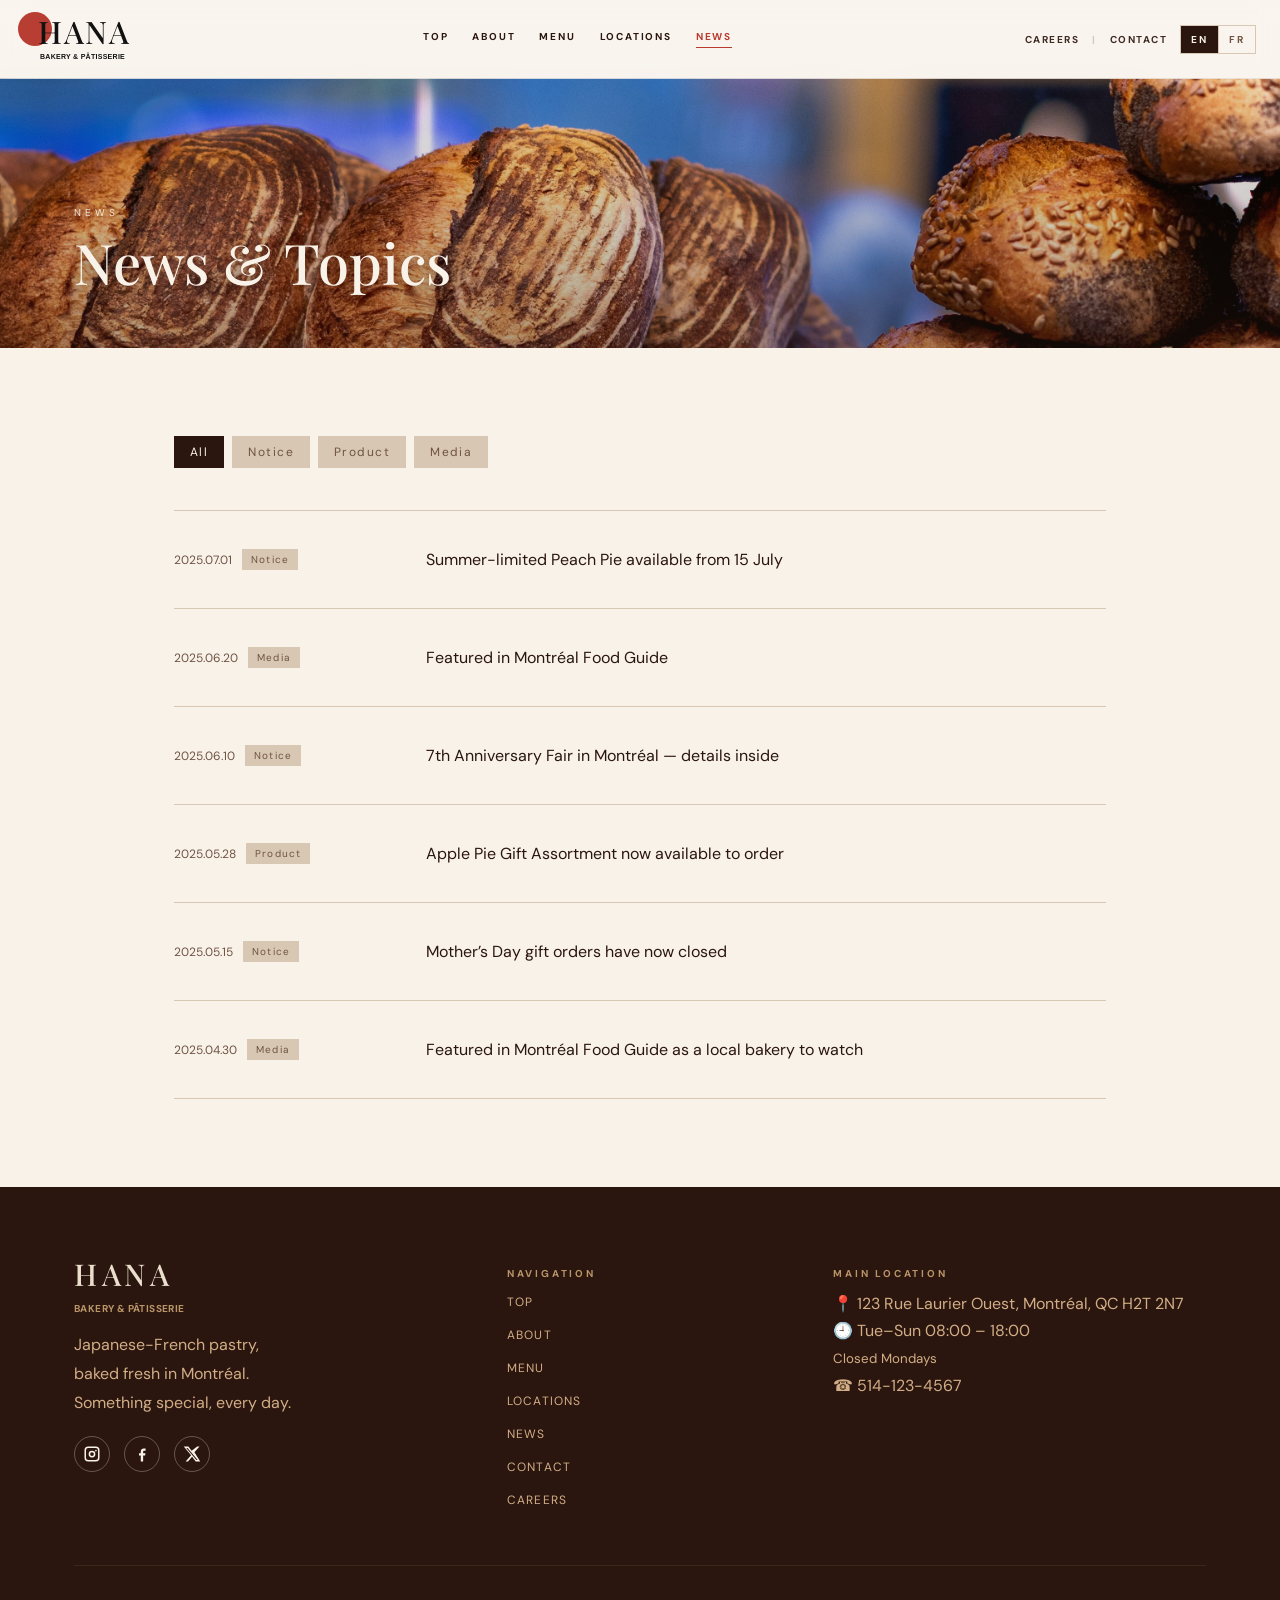
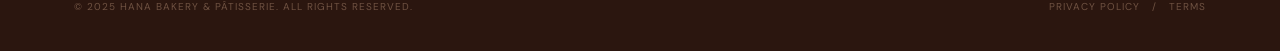
<file: news.html>
<!doctype html>
<html lang="en">
<head>
  <meta charset="UTF-8" />
  <meta name="viewport" content="width=device-width, initial-scale=1.0" />

  <title>News | HANA Bakery & Pâtisserie</title>

  <link rel="preconnect" href="https://fonts.googleapis.com" />
  <link rel="preconnect" href="https://fonts.gstatic.com" crossorigin />

  <link
    href="https://fonts.googleapis.com/css2?family=DM+Sans:wght@400;500;700&family=Playfair+Display:wght@500;600;700&display=swap"
    rel="stylesheet"
  />

  <link rel="stylesheet" href="css/style.css?v=20260708" />
</head>

<body>
  <header class="site-header" id="siteHeader">
    <div class="header-inner">
      <a href="index.html" class="logo" aria-label="HANA Bakery & Pâtisserie">
        <span>HANA</span>
        <small>BAKERY &amp; PÂTISSERIE</small>
      </a>

      <nav class="desktop-nav" aria-label="Main navigation">
        <a href="index.html">TOP</a>
        <a href="about.html">ABOUT</a>
        <a href="menu.html">MENU</a>
        <a href="shop.html">LOCATIONS</a>
        <a class="active" href="news.html">NEWS</a>
      </nav>

      <div class="header-actions">
        <a href="recruit.html">CAREERS</a>
        <span class="sep">|</span>
        <a href="contact.html">CONTACT</a>

        <div class="lang-switch">
          <button class="active" type="button">EN</button>
          <button type="button">FR</button>
        </div>
      </div>

      <button
      class="hamburger"
      id="hamburger"
      type="button"
      aria-label="Open menu"
      aria-expanded="false"
    >
      <span></span>
      <span></span>
      <span></span>
    </button>
  </div>

    <nav class="mobile-nav" id="mobileNav" aria-label="Mobile navigation">
      <a href="index.html">TOP</a>
      <a href="about.html">ABOUT</a>
      <a href="menu.html">MENU</a>
      <a href="shop.html">LOCATIONS</a>
      <a class="active" href="news.html">NEWS</a>
    </nav>
  </header>
  <main class="page-main">
    <section class="page-hero">
      <img src="images/bread.jpg" alt="HANA Bakery news" />

      <div class="page-title">
        <p class="eyebrow">NEWS</p>
        <h1>News &amp; Topics</h1>
      </div>
    </section>

    <section class="section">
      <div class="content-narrow">
        <div class="news-filters">
          <button class="active" type="button" data-news-filter="All">
            All
          </button>

          <button type="button" data-news-filter="Notice">
            Notice
          </button>

          <button type="button" data-news-filter="Product">
            Product
          </button>

          <button type="button" data-news-filter="Media">
            Media
          </button>
        </div>

        <ul class="news-list">
          <li data-news-category="Notice">
            <div class="meta">
              <span>2025.07.01</span>
              <span class="badge">Notice</span>
            </div>

            <p>Summer peach pie available from July 15</p>
          </li>

          <li data-news-category="Media">
            <div class="meta">
              <span>2025.06.20</span>
              <span class="badge">Media</span>
            </div>

            <p>Featured in “Montréal Food &amp; Living” June issue</p>
          </li>

          <li data-news-category="Notice">
            <div class="meta">
              <span>2025.06.10</span>
              <span class="badge">Notice</span>
            </div>

            <p>7th Anniversary Fair in Montréal — details inside</p>
          </li>

          <li data-news-category="Product">
            <div class="meta">
              <span>2025.05.28</span>
              <span class="badge">Product</span>
            </div>

            <p>Apple Pie Gift Assortment now available to order</p>
          </li>

          <li data-news-category="Notice">
            <div class="meta">
              <span>2025.05.15</span>
              <span class="badge">Notice</span>
            </div>

            <p>Mother’s Day gift orders have now closed</p>
          </li>

          <li data-news-category="Media">
            <div class="meta">
              <span>2025.04.30</span>
              <span class="badge">Media</span>
            </div>

            <p>Featured in Montréal Food Guide as a local bakery to watch</p>
          </li>
        </ul>
      </div>
    </section>
  </main>

  <footer class="site-footer">
    <div class="container">
      <div class="footer-grid">
        <div>
          <h2>HANA</h2>

          <p class="tagline">BAKERY &amp; PÂTISSERIE</p>

          <p class="footer-copy">
            Japanese-French pastry,<br />
            baked fresh in Montréal.<br />
            Something special, every day.
          </p>

          <div class="socials">
            <a href="#" aria-label="Instagram" class="social-link">
              <svg viewBox="0 0 24 24" aria-hidden="true">
                <path d="M7 2h10a5 5 0 0 1 5 5v10a5 5 0 0 1-5 5H7a5 5 0 0 1-5-5V7a5 5 0 0 1 5-5zm0 2a3 3 0 0 0-3 3v10a3 3 0 0 0 3 3h10a3 3 0 0 0 3-3V7a3 3 0 0 0-3-3H7zm5 3.5A4.5 4.5 0 1 1 7.5 12 4.5 4.5 0 0 1 12 7.5zm0 2A2.5 2.5 0 1 0 14.5 12 2.5 2.5 0 0 0 12 9.5zm5.25-3.1a1.1 1.1 0 1 1-1.1 1.1 1.1 1.1 0 0 1 1.1-1.1z"/>
              </svg>
            </a>
          
            <a href="#" aria-label="Facebook" class="social-link">
              <svg viewBox="0 0 24 24" aria-hidden="true">
                <path d="M13.5 22v-8h2.7l.4-3h-3.1V9.1c0-.9.3-1.6 1.6-1.6h1.7V4.8c-.3 0-1.3-.1-2.4-.1-2.4 0-4 1.5-4 4.2V11H8v3h2.4v8z"/>
              </svg>
            </a>
          
            <a href="#" aria-label="X" class="social-link">
              <svg viewBox="0 0 24 24" aria-hidden="true">
                <path d="M18.9 2H22l-6.8 7.8L23 22h-6.1l-4.8-6.3L6.6 22H3.5l7.3-8.4L1 2h6.2l4.3 5.7L18.9 2zm-1.1 18h1.7L6.1 3.9H4.3z"/>
              </svg>
            </a>
          </div>        
        </div>

        <div>
          <p class="footer-heading">NAVIGATION</p>

          <ul class="footer-links">
            <li>
              <a href="index.html">TOP</a>
            </li>
            <li>
              <a href="about.html">ABOUT</a>
            </li>
            <li>
              <a href="menu.html">MENU</a>
            </li>
            <li>
              <a href="shop.html">LOCATIONS</a>
            </li>
            <li>
              <a href="news.html">NEWS</a>
            </li>
            <li>
              <a href="contact.html">CONTACT</a>
            </li>
            <li>
              <a href="recruit.html">CAREERS</a>
            </li>
          </ul>
        </div>

        <div>
          <p class="footer-heading">MAIN LOCATION</p>

          <ul class="shop-info">
            <li>📍 123 Rue Laurier Ouest, Montréal, QC H2T 2N7</li>

            <li>
              🕘 Tue–Sun 08:00 – 18:00<br />
              <small>Closed Mondays</small>
            </li>

            <li>☎ 514-123-4567</li>
          </ul>
        </div>
      </div>

      <div class="footer-bottom">
        <p>© 2025 HANA BAKERY &amp; PÂTISSERIE. ALL RIGHTS RESERVED.</p>
        <p>PRIVACY POLICY &nbsp; / &nbsp; TERMS</p>
      </div>
    </div>
  </footer>

  <script src="js/script.js?v=20260708"></script>
</body>
</html>
</file>
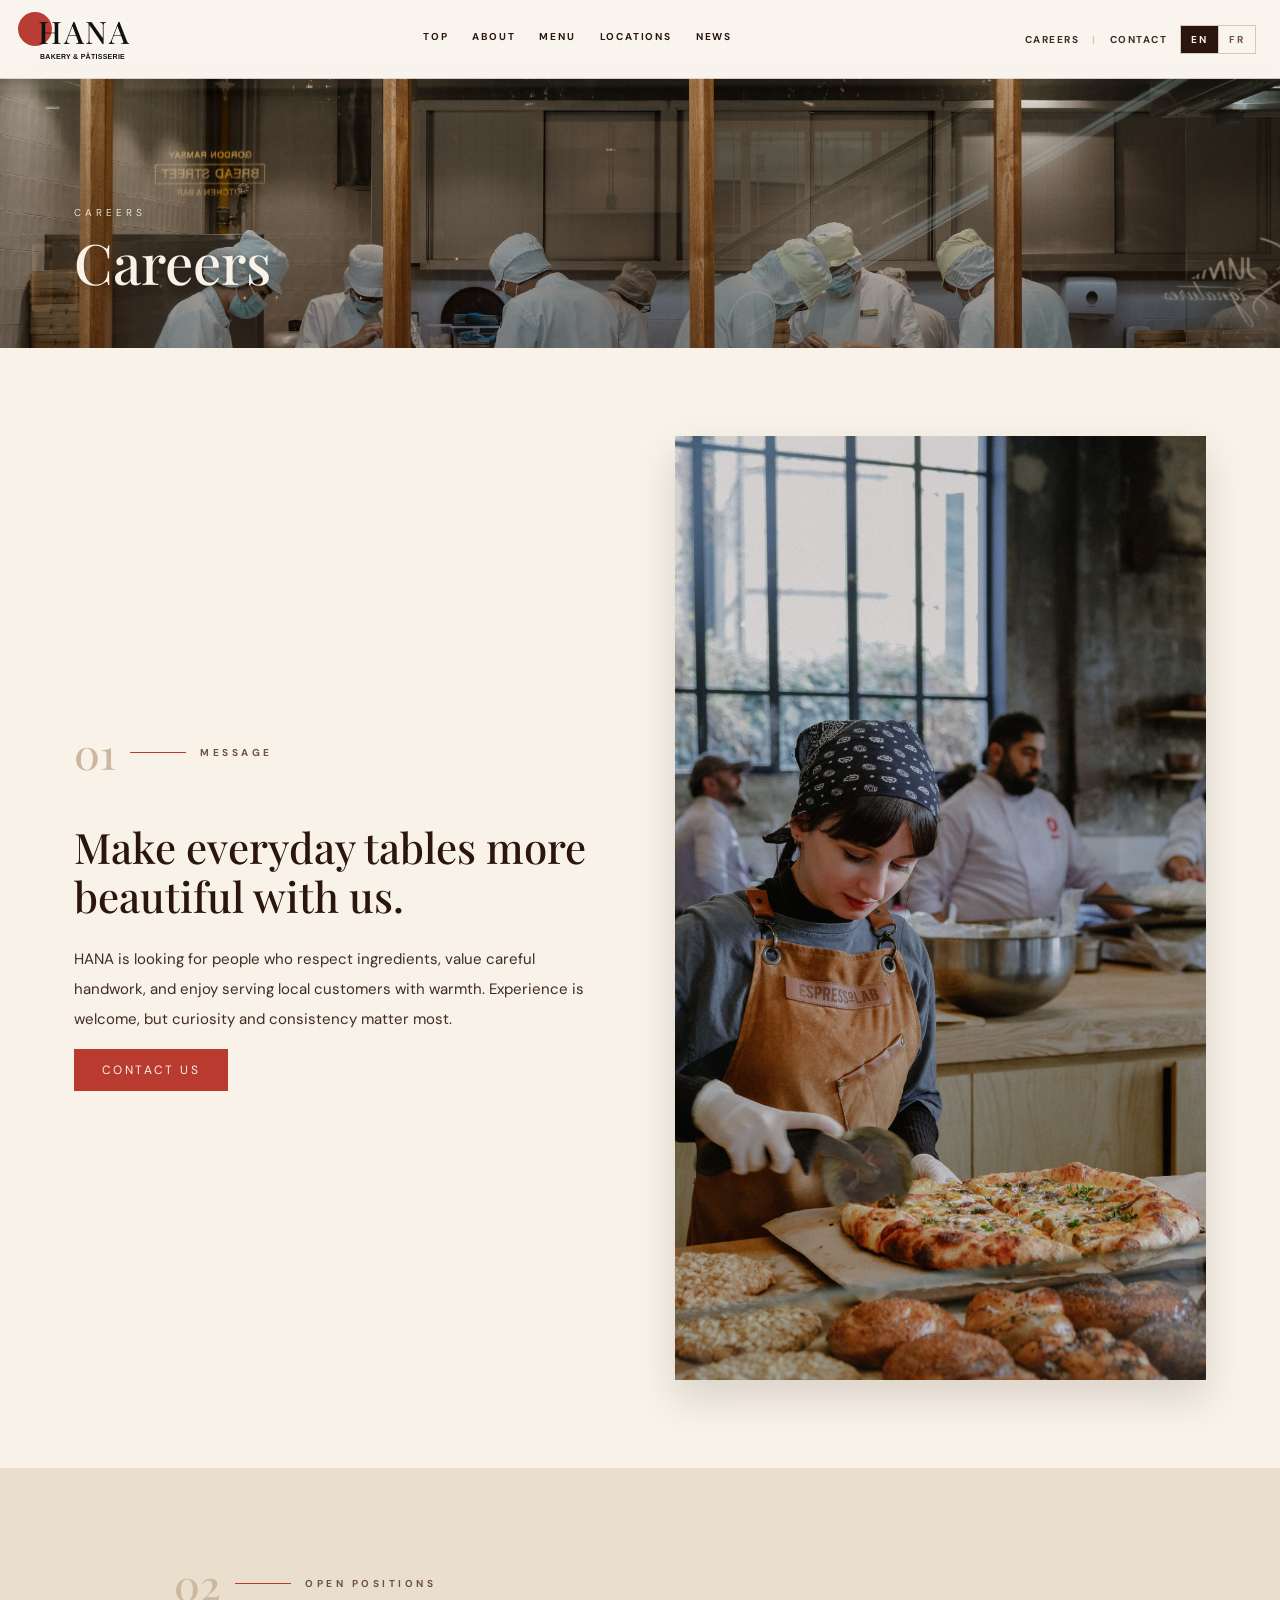
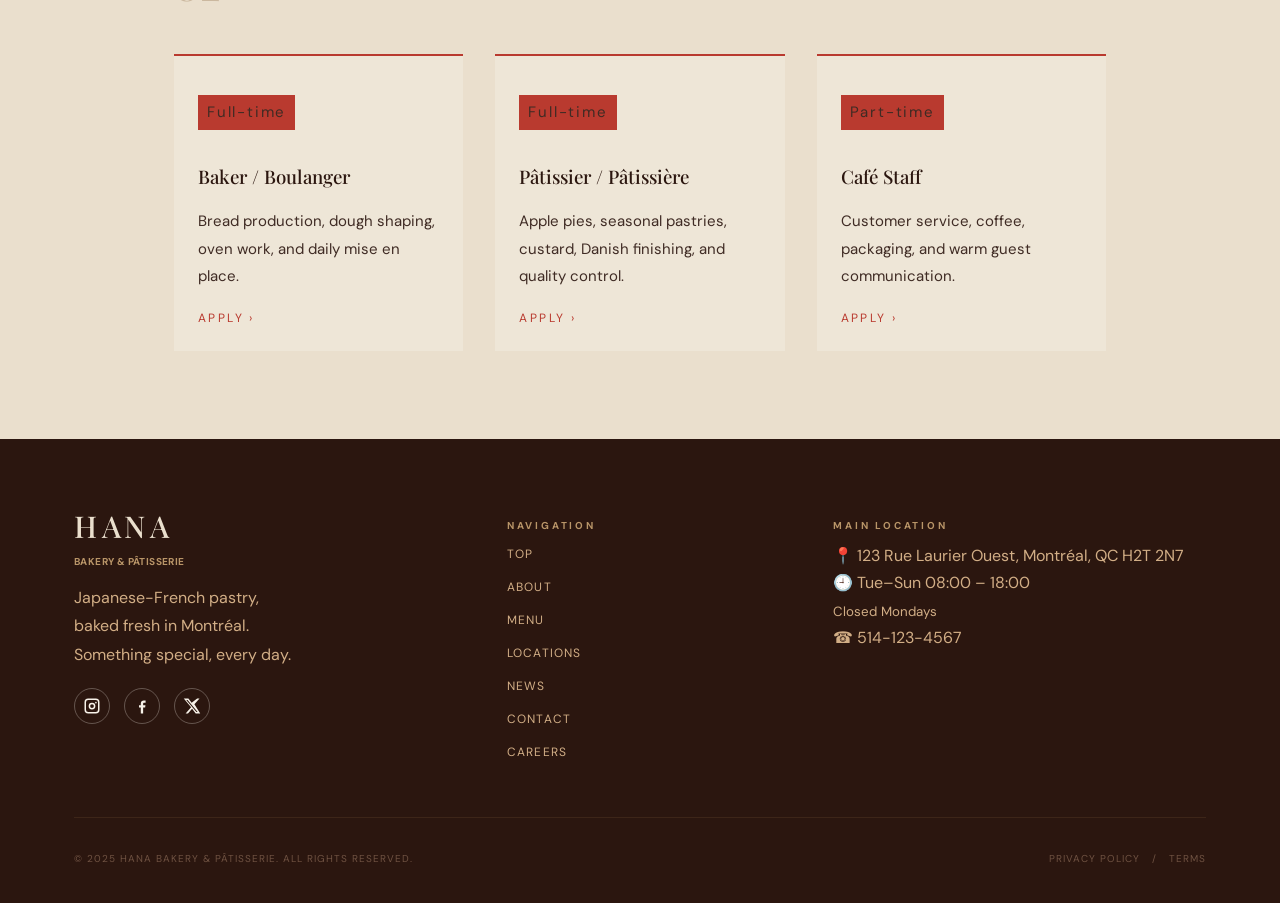
<file: recruit.html>
<!doctype html>
<html lang="en">
<head>
  <meta charset="UTF-8" />
  <meta name="viewport" content="width=device-width, initial-scale=1.0" />

  <title>Careers | HANA Bakery & Pâtisserie</title>

  <link rel="preconnect" href="https://fonts.googleapis.com" />
  <link rel="preconnect" href="https://fonts.gstatic.com" crossorigin />

  <link
    href="https://fonts.googleapis.com/css2?family=DM+Sans:wght@400;500;700&family=Playfair+Display:wght@500;600;700&display=swap"
    rel="stylesheet"
  />

  <link rel="stylesheet" href="css/style.css?v=20260708" />
</head>

<body>
  <header class="site-header" id="siteHeader">
    <div class="header-inner">
      <a href="index.html" class="logo" aria-label="HANA Bakery & Pâtisserie">
        <span>HANA</span>
        <small>BAKERY &amp; PÂTISSERIE</small>
      </a>

      <nav class="desktop-nav" aria-label="Main navigation">
        <a href="index.html">TOP</a>
        <a href="about.html">ABOUT</a>
        <a href="menu.html">MENU</a>
        <a href="shop.html">LOCATIONS</a>
        <a href="news.html">NEWS</a>
      </nav>

      <div class="header-actions">
        <a href="recruit.html">CAREERS</a>
        <span class="sep">|</span>
        <a href="contact.html">CONTACT</a>

        <div class="lang-switch">
          <button class="active" type="button">EN</button>
          <button type="button">FR</button>
        </div>
      </div>

      <button
      class="hamburger"
      id="hamburger"
      type="button"
      aria-label="Open menu"
      aria-expanded="false"
    >
      <span></span>
      <span></span>
      <span></span>
    </button>    
  </div>

    <nav class="mobile-nav" id="mobileNav" aria-label="Mobile navigation">
      <a href="index.html">TOP</a>
      <a href="about.html">ABOUT</a>
      <a href="menu.html">MENU</a>
      <a href="shop.html">LOCATIONS</a>
      <a href="news.html">NEWS</a>
      <a href="contact.html">CONTACT</a>
      <a class="active" href="recruit.html">CAREERS</a>
    </nav>
  </header>

  <main class="page-main">
    <section class="page-hero">
      <img src="images/recruit.jpg" alt="HANA Bakery recruitment" />

      <div class="page-title">
        <p class="eyebrow">CAREERS</p>
        <h1>Careers</h1>
      </div>
    </section>

    <section class="section">
      <div class="container grid-2">
        <div>
          <div class="section-label">
            <span class="num">01</span>
            <span class="line"></span>
            <span class="label">MESSAGE</span>
          </div>

          <h2>Make everyday tables more beautiful with us in Montréal.</h2>

          <p class="text-block">
            HANA is looking for warm, detail-oriented team members who respect
            ingredients, value careful handwork, and want to grow with a
            Japanese-French bakery in Montréal.
          </p>

          <a class="btn" href="contact.html">CONTACT US</a>
        </div>

        <img src="images/team.jpg" alt="HANA Bakery team" />
      </div>
    </section>

    <section class="section alt">
      <div class="content-narrow">
        <div class="section-label">
          <span class="num">02</span>
          <span class="line"></span>
          <span class="label">OPEN POSITIONS</span>
        </div>

        <div class="grid-3">
          <article class="job-card">
            <p class="badge red-badge">Full-time</p>

            <h3>Baker / Boulanger</h3>

            <p>
              Bread production, dough shaping, oven work, and daily mise en
              place.
            </p>

            <a class="link" href="contact.html">APPLY ›</a>
          </article>

          <article class="job-card">
            <p class="badge red-badge">Full-time</p>

            <h3>Pâtissier / Pâtissière</h3>

            <p>
              Apple pies, seasonal pastries, custard, Danish finishing, and
              quality control.
            </p>

            <a class="link" href="contact.html">APPLY ›</a>
          </article>

          <article class="job-card">
            <p class="badge red-badge">Part-time</p>

            <h3>Front-of-House Staff</h3>

            <p>
              Customer service, coffee, packaging, and warm bilingual guest
              communication.
            </p>

            <a class="link" href="contact.html">APPLY ›</a>
          </article>
        </div>
      </div>
    </section>
  </main>

  <footer class="site-footer">
    <div class="container">
      <div class="footer-grid">
        <div>
          <h2>HANA</h2>

          <p class="tagline">BAKERY &amp; PÂTISSERIE</p>

          <p class="footer-copy">
            Japanese-French pastry,<br />
            baked fresh in Montréal.<br />
            Something special, every day.
          </p>

          <div class="socials">
            <a href="#" aria-label="Instagram" class="social-link">
              <svg viewBox="0 0 24 24" aria-hidden="true">
                <path d="M7 2h10a5 5 0 0 1 5 5v10a5 5 0 0 1-5 5H7a5 5 0 0 1-5-5V7a5 5 0 0 1 5-5zm0 2a3 3 0 0 0-3 3v10a3 3 0 0 0 3 3h10a3 3 0 0 0 3-3V7a3 3 0 0 0-3-3H7zm5 3.5A4.5 4.5 0 1 1 7.5 12 4.5 4.5 0 0 1 12 7.5zm0 2A2.5 2.5 0 1 0 14.5 12 2.5 2.5 0 0 0 12 9.5zm5.25-3.1a1.1 1.1 0 1 1-1.1 1.1 1.1 1.1 0 0 1 1.1-1.1z"/>
              </svg>
            </a>
          
            <a href="#" aria-label="Facebook" class="social-link">
              <svg viewBox="0 0 24 24" aria-hidden="true">
                <path d="M13.5 22v-8h2.7l.4-3h-3.1V9.1c0-.9.3-1.6 1.6-1.6h1.7V4.8c-.3 0-1.3-.1-2.4-.1-2.4 0-4 1.5-4 4.2V11H8v3h2.4v8z"/>
              </svg>
            </a>
          
            <a href="#" aria-label="X" class="social-link">
              <svg viewBox="0 0 24 24" aria-hidden="true">
                <path d="M18.9 2H22l-6.8 7.8L23 22h-6.1l-4.8-6.3L6.6 22H3.5l7.3-8.4L1 2h6.2l4.3 5.7L18.9 2zm-1.1 18h1.7L6.1 3.9H4.3z"/>
              </svg>
            </a>
          </div>       
         </div>

        <div>
          <p class="footer-heading">NAVIGATION</p>

          <ul class="footer-links">
            <li>
              <a href="index.html">TOP</a>
            </li>
            <li>
              <a href="about.html">ABOUT</a>
            </li>
            <li>
              <a href="menu.html">MENU</a>
            </li>
            <li>
              <a href="shop.html">LOCATIONS</a>
            </li>
            <li>
              <a href="news.html">NEWS</a>
            </li>
            <li>
              <a href="contact.html">CONTACT</a>
            </li>
            <li>
              <a href="recruit.html">CAREERS</a>
            </li>
          </ul>
        </div>

        <div>
          <p class="footer-heading">MAIN LOCATION</p>

          <ul class="shop-info">
            <li>📍 123 Rue Laurier Ouest, Montréal, QC H2T 2N7</li>

            <li>
              🕘 Tue–Sun 08:00 – 18:00<br />
              <small>Closed Mondays</small>
            </li>

            <li>☎ 514-123-4567</li>
          </ul>
        </div>
      </div>

      <div class="footer-bottom">
        <p>© 2025 HANA BAKERY &amp; PÂTISSERIE. ALL RIGHTS RESERVED.</p>
        <p>PRIVACY POLICY &nbsp; / &nbsp; TERMS</p>
      </div>
    </div>
  </footer>

  <script src="js/script.js?v=20260708"></script>
</body>
</html>
</file>
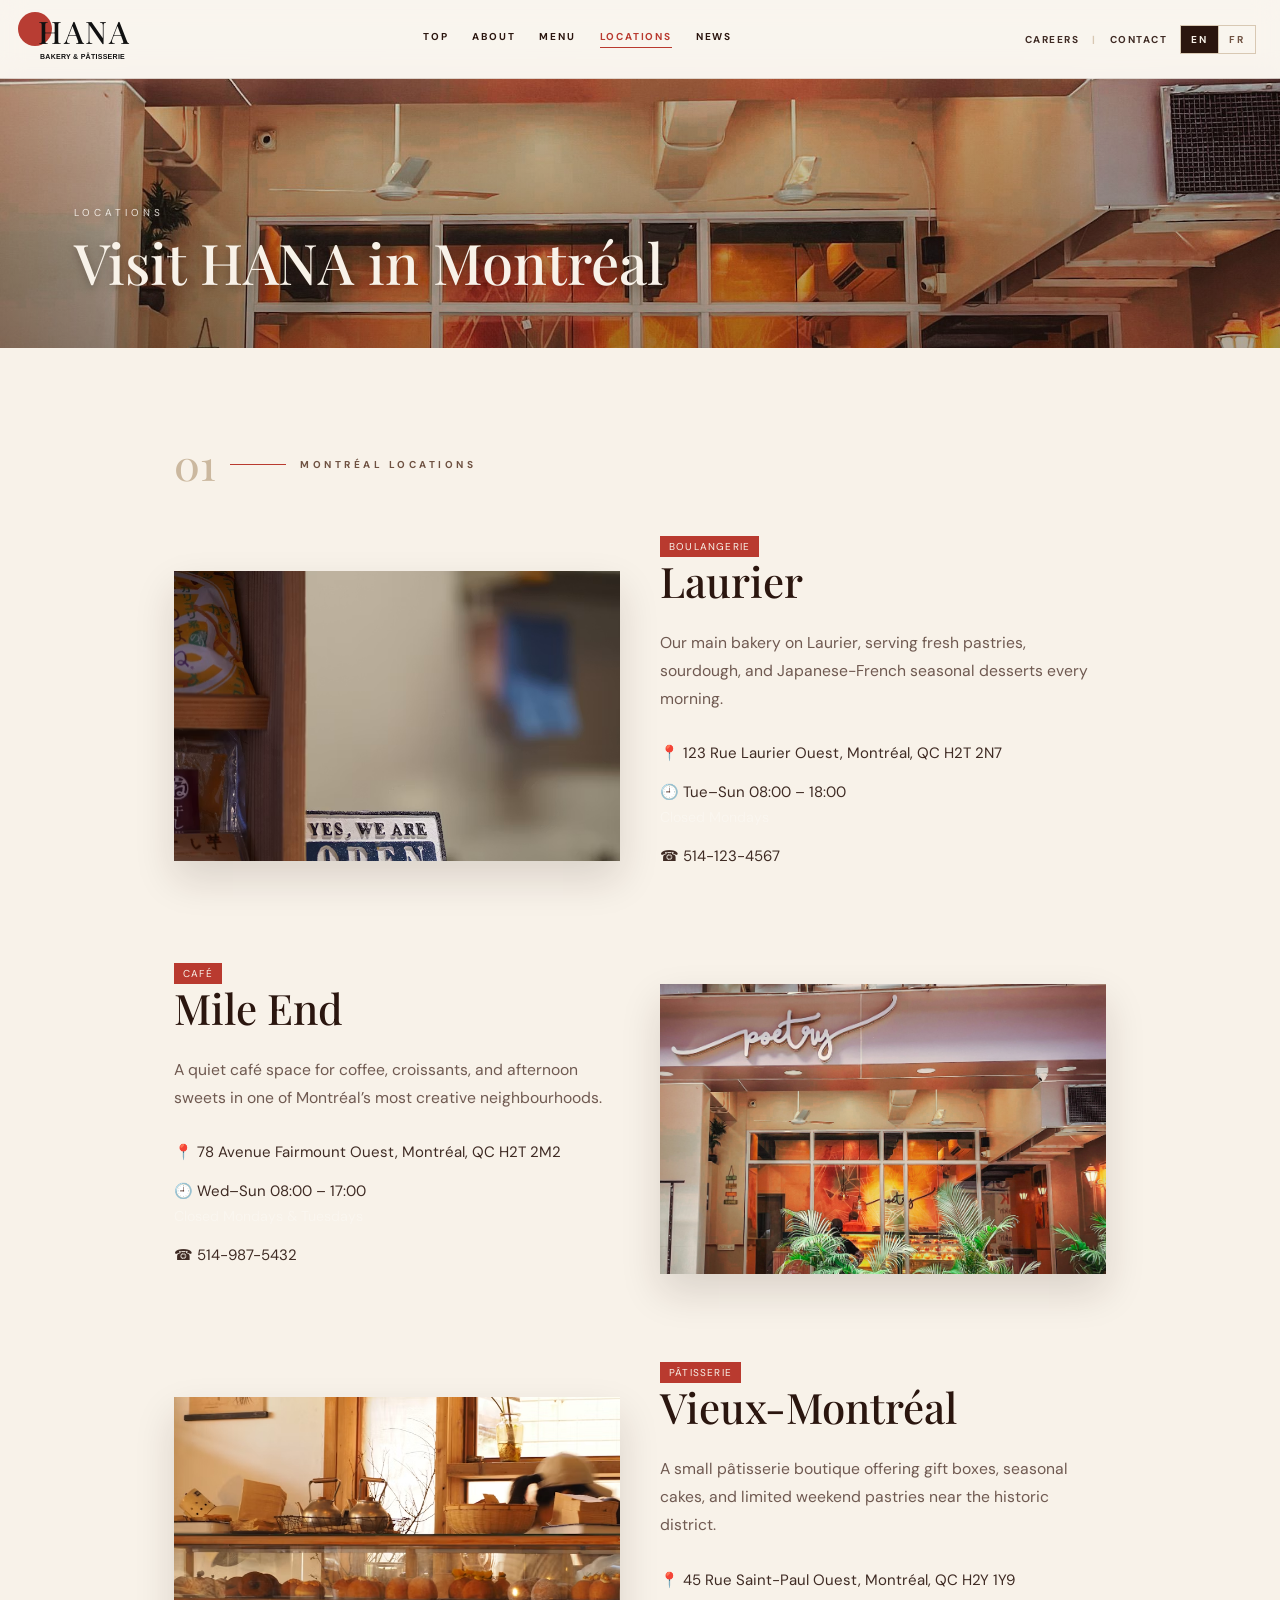
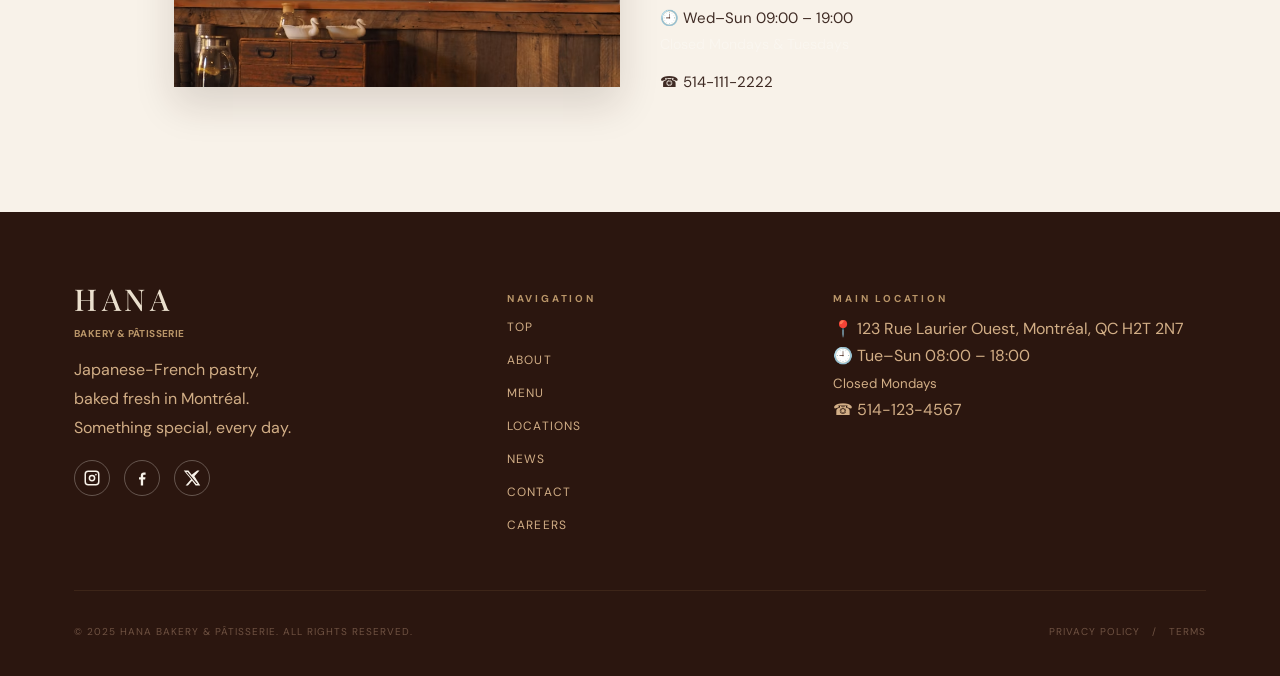
<file: shop.html>
<!doctype html>
<html lang="en">
<head>
  <meta charset="UTF-8" />
  <meta name="viewport" content="width=device-width, initial-scale=1.0" />

  <title>Locations | HANA Bakery & Pâtisserie</title>

  <link rel="preconnect" href="https://fonts.googleapis.com" />
  <link rel="preconnect" href="https://fonts.gstatic.com" crossorigin />

  <link
    href="https://fonts.googleapis.com/css2?family=DM+Sans:wght@400;500;700&family=Playfair+Display:wght@500;600;700&display=swap"
    rel="stylesheet"
  />

  <link rel="stylesheet" href="css/style.css?v=20260708" />
</head>

<body>
  <header class="site-header" id="siteHeader">
    <div class="header-inner">
      <a href="index.html" class="logo" aria-label="HANA Bakery & Pâtisserie">
        <span>HANA</span>
        <small>BAKERY &amp; PÂTISSERIE</small>
      </a>

      <nav class="desktop-nav" aria-label="Main navigation">
        <a href="index.html">TOP</a>
        <a href="about.html">ABOUT</a>
        <a href="menu.html">MENU</a>
        <a class="active" href="shop.html">LOCATIONS</a>
        <a href="news.html">NEWS</a>
      </nav>

      <div class="header-actions">
        <a href="recruit.html">CAREERS</a>
        <span class="sep">|</span>
        <a href="contact.html">CONTACT</a>

        <div class="lang-switch">
          <button class="active" type="button">EN</button>
          <button type="button">FR</button>
        </div>
      </div>

      <button
      class="hamburger"
      id="hamburger"
      type="button"
      aria-label="Open menu"
      aria-expanded="false"
    >
      <span></span>
      <span></span>
      <span></span>
    </button>    
  </div>

    <nav class="mobile-nav" id="mobileNav" aria-label="Mobile navigation">
      <a href="index.html">TOP</a>
      <a href="about.html">ABOUT</a>
      <a href="menu.html">MENU</a>
      <a class="active" href="shop.html">LOCATIONS</a>
      <a href="news.html">NEWS</a>
      <a href="recruit.html">CAREERS</a>
    </nav>
  </header>

  <main class="page-main">
    <section class="page-hero">
      <img src="images/cafe.jpg" alt="HANA Bakery café in Montréal" />

      <div class="page-title">
        <p class="eyebrow">LOCATIONS</p>
        <h1>Visit HANA in Montréal</h1>
      </div>
    </section>

    <section class="section">
      <div class="content-narrow">
        <div class="section-label">
          <span class="num">01</span>
          <span class="line"></span>
          <span class="label">MONTRÉAL LOCATIONS</span>
        </div>

        <div class="shops">
          <article class="shop-row">
            <div class="shop-photo">
              <img src="images/shop.jpg" alt="HANA Laurier bakery in Montréal" />
            </div>

            <div>
              <span class="badge red-badge">BOULANGERIE</span>

              <h2>Laurier</h2>

              <p class="shop-description">
                Our main bakery on Laurier, serving fresh pastries, sourdough,
                and Japanese-French seasonal desserts every morning.
              </p>

              <ul class="shop-list light">
                <li>📍 123 Rue Laurier Ouest, Montréal, QC H2T 2N7</li>
                <li>🕘 Tue–Sun 08:00 – 18:00<br /><small>Closed Mondays</small></li>
                <li>☎ 514-123-4567</li>
              </ul>
            </div>
          </article>

          <article class="shop-row">
            <div class="shop-photo">
              <img src="images/cafe.jpg" alt="HANA Mile End café in Montréal" />
            </div>

            <div>
              <span class="badge red-badge">CAFÉ</span>

              <h2>Mile End</h2>

              <p class="shop-description">
                A quiet café space for coffee, croissants, and afternoon sweets
                in one of Montréal’s most creative neighbourhoods.
              </p>

              <ul class="shop-list light">
                <li>📍 78 Avenue Fairmount Ouest, Montréal, QC H2T 2M2</li>
                <li>🕘 Wed–Sun 08:00 – 17:00<br /><small>Closed Mondays &amp; Tuesdays</small></li>
                <li>☎ 514-987-5432</li>
              </ul>
            </div>
          </article>

          <article class="shop-row">
            <div class="shop-photo">
              <img src="images/interior.jpg" alt="HANA boutique in Vieux-Montréal" />
            </div>

            <div>
              <span class="badge red-badge">PÂTISSERIE</span>

              <h2>Vieux-Montréal</h2>

              <p class="shop-description">
                A small pâtisserie boutique offering gift boxes, seasonal cakes,
                and limited weekend pastries near the historic district.
              </p>

              <ul class="shop-list light">
                <li>📍 45 Rue Saint-Paul Ouest, Montréal, QC H2Y 1Y9</li>
                <li>🕘 Wed–Sun 09:00 – 19:00<br /><small>Closed Mondays &amp; Tuesdays</small></li>
                <li>☎ 514-111-2222</li>
              </ul>
            </div>
          </article>
        </div>
      </div>
    </section>
  </main>

  <footer class="site-footer">
    <div class="container">
      <div class="footer-grid">
        <div>
          <h2>HANA</h2>

          <p class="tagline">BAKERY &amp; PÂTISSERIE</p>

          <p class="footer-copy">
            Japanese-French pastry,<br />
            baked fresh in Montréal.<br />
            Something special, every day.
          </p>

          <div class="socials">
            <a href="#" aria-label="Instagram" class="social-link">
              <svg viewBox="0 0 24 24" aria-hidden="true">
                <path d="M7 2h10a5 5 0 0 1 5 5v10a5 5 0 0 1-5 5H7a5 5 0 0 1-5-5V7a5 5 0 0 1 5-5zm0 2a3 3 0 0 0-3 3v10a3 3 0 0 0 3 3h10a3 3 0 0 0 3-3V7a3 3 0 0 0-3-3H7zm5 3.5A4.5 4.5 0 1 1 7.5 12 4.5 4.5 0 0 1 12 7.5zm0 2A2.5 2.5 0 1 0 14.5 12 2.5 2.5 0 0 0 12 9.5zm5.25-3.1a1.1 1.1 0 1 1-1.1 1.1 1.1 1.1 0 0 1 1.1-1.1z"/>
              </svg>
            </a>
          
            <a href="#" aria-label="Facebook" class="social-link">
              <svg viewBox="0 0 24 24" aria-hidden="true">
                <path d="M13.5 22v-8h2.7l.4-3h-3.1V9.1c0-.9.3-1.6 1.6-1.6h1.7V4.8c-.3 0-1.3-.1-2.4-.1-2.4 0-4 1.5-4 4.2V11H8v3h2.4v8z"/>
              </svg>
            </a>
          
            <a href="#" aria-label="X" class="social-link">
              <svg viewBox="0 0 24 24" aria-hidden="true">
                <path d="M18.9 2H22l-6.8 7.8L23 22h-6.1l-4.8-6.3L6.6 22H3.5l7.3-8.4L1 2h6.2l4.3 5.7L18.9 2zm-1.1 18h1.7L6.1 3.9H4.3z"/>
              </svg>
            </a>
          </div>       
         </div>

         <div>
          <p class="footer-heading">NAVIGATION</p>

          <ul class="footer-links">
            <li>
              <a href="index.html">TOP</a>
            </li>
            <li>
              <a href="about.html">ABOUT</a>
            </li>
            <li>
              <a href="menu.html">MENU</a>
            </li>
            <li>
              <a href="shop.html">LOCATIONS</a>
            </li>
            <li>
              <a href="news.html">NEWS</a>
            </li>
            <li>
              <a href="contact.html">CONTACT</a>
            </li>
            <li>
              <a href="recruit.html">CAREERS</a>
            </li>
          </ul>
        </div>

        <div>
          <p class="footer-heading">MAIN LOCATION</p>

          <ul class="shop-info">
            <li>📍 123 Rue Laurier Ouest, Montréal, QC H2T 2N7</li>

            <li>
              🕘 Tue–Sun 08:00 – 18:00<br />
              <small>Closed Mondays</small>
            </li>

            <li>☎ 514-123-4567</li>
          </ul>
        </div>
      </div>

      <div class="footer-bottom">
        <p>© 2025 HANA BAKERY &amp; PÂTISSERIE. ALL RIGHTS RESERVED.</p>
        <p>PRIVACY POLICY &nbsp; / &nbsp; TERMS</p>
      </div>
    </div>
  </footer>

  <script src="js/script.js?v=20260708"></script>
</body>
</html>
</file>
<file: css/style.css>
:root {
  --dark: #2b160f;
  --red: #b93a2f;
  --red2: #982d24;
  --cream: #f8f2e9;
  --beige: #eadfcd;
  --line: #d8c8b3;
  --tan: #d2ae86;
  --muted: #6f5242;
  --text: #3f2b24;
  --shadow: 0 18px 38px rgba(44, 24, 16, 0.14);
}
* {
  box-sizing: border-box;
}
html {
  scroll-behavior: smooth;
}
body {
  margin: 0;
  background: var(--cream);
  color: var(--dark);
  font-family: "DM Sans", Arial, sans-serif;
}
a {
  color: inherit;
  text-decoration: none;
}
button,
input,
textarea {
  font: inherit;
}
img {
  display: block;
  max-width: 100%;
}
h1,
h2,
h3 {
  font-family: "Playfair Display", Georgia, serif;
  font-weight: 500;
}
h2 {
  font-size: clamp(28px, 4vw, 42px);
  line-height: 1.18;
  margin: 0 0 22px;
}
.container {
  max-width: 1180px;
  margin: auto;
  padding: 0 24px;
}
.content-narrow {
  max-width: 980px;
  margin: auto;
  padding: 0 24px;
}
.right {
  text-align: right;
}
.red {
  color: var(--red);
}
.site-header {
  position: fixed;
  inset: 0 0 auto 0;
  z-index: 50;
  transition: 0.35s;
  background: rgba(250, 246, 240, 0.72);
  backdrop-filter: blur(12px);
  -webkit-backdrop-filter: blur(12px);
  border-bottom: 1px solid rgba(58, 31, 22, 0.06);
}
.site-header.scrolled {
  background: rgba(250, 246, 240, 0.96);
  box-shadow: 0 4px 18px rgba(44, 24, 16, 0.08);
  backdrop-filter: blur(8px);
}
.header-inner {
  height: 78px;
  max-width: 1280px;
  margin: auto;
  padding: 0 24px;
  display: flex;
  align-items: center;
  justify-content: space-between;
  gap: 22px;
}
.logo {
  position: relative;
  display: inline-block;
  padding-left: 14px;
  color: #111;
  line-height: 1;
  text-decoration: none;
  isolation: isolate;
}

/* 左上の赤い円 */
.logo::before {
  content: "";
  position: absolute;
  top: -6px;
  left: -6px;
  z-index: -1;
  width: 34px;
  height: 34px;
  background-color: #b83d33;
  border-radius: 50%;
}

/* HANA */
.logo span {
  position: relative;
  display: block;
  font-family: "Playfair Display", Georgia, serif;
  font-size: 31px;
  font-weight: 500;
  line-height: 0.9;
  letter-spacing: 0.06em;
  white-space: nowrap;
}

/* BAKERY & PÂTISSERIE */
.logo small {
  display: block;
  margin-top: 8px;
  margin-left: 2px;
  color: #111;
  font-family: Arial, Helvetica, sans-serif;
  font-size: 7px;
  font-weight: 700;
  line-height: 1;
  letter-spacing: 0.25em;
  white-space: nowrap;
}.desktop-nav {
  display: flex;
  align-items: center;
  gap: 24px;
}
.desktop-nav a,
.mobile-nav a {
  font-size: 10px;
  letter-spacing: 0.18em;
  border-bottom: 1px solid transparent;
  padding-bottom: 4px;
  font-weight: 700;
}
.desktop-nav a.active,
.desktop-nav a:hover,
.mobile-nav a.active {
  color: var(--red);
  border-color: var(--red);
}
.header-actions {
  display: flex;
  align-items: center;
  gap: 13px;
  color: var(--text);
  font-size: 10px;
  letter-spacing: 0.15em;
  font-weight: 700;
}
.header-actions a:hover {
  color: var(--dark);
}
.sep {
  color: var(--line);
}
.lang-switch {
  display: flex;
  border: 1px solid var(--line);
  overflow: hidden;
}
.lang-switch button {
  font-size: 10px;
  letter-spacing: 0.2em;
  color: var(--muted);
  padding: 7px 10px;
  border: 0;
  background: transparent;
}
.lang-switch button + button {
  border-left: 1px solid var(--line);
}
.lang-switch button.active {
  background: var(--dark);
  color: var(--cream);
}
.hamburger {
  display: none;
  width: 34px;
  height: 28px;
  position: relative;
  border: 0;
  background: transparent;
  padding: 0;
  cursor: pointer;
  z-index: 80;
}

.hamburger span {
  display: block;
  width: 100%;
  height: 2px;
  position: absolute;
  left: 0;
  background: var(--dark);
  border-radius: 999px;
  transition:
    transform 0.35s ease,
    opacity 0.25s ease,
    top 0.35s ease;
}

.hamburger span:nth-child(1) {
  top: 4px;
}

.hamburger span:nth-child(2) {
  top: 13px;
}

.hamburger span:nth-child(3) {
  top: 22px;
}

.hamburger.active span:nth-child(1) {
  top: 13px;
  transform: rotate(45deg);
}

.hamburger.active span:nth-child(2) {
  opacity: 0;
}

.hamburger.active span:nth-child(3) {
  top: 13px;
  transform: rotate(-45deg);
}

.mobile-nav {
  display: flex;
  position: fixed;
  top: 78px;
  left: 0;
  width: 100%;
  flex-direction: column;
  gap: 18px;
  padding: 28px 32px 34px;
  background: rgba(250, 246, 240, 0.96);
  border-top: 1px solid var(--line);
  box-shadow: 0 18px 38px rgba(44, 24, 16, 0.12);
  backdrop-filter: blur(14px);
  -webkit-backdrop-filter: blur(14px);
  transform: translateY(-18px);
  opacity: 0;
  visibility: hidden;
  pointer-events: none;
  transition:
    transform 0.35s ease,
    opacity 0.3s ease,
    visibility 0.3s ease;
  z-index: 60;
}

.mobile-nav.open {
  transform: translateY(0);
  opacity: 1;
  visibility: visible;
  pointer-events: auto;
}

.mobile-nav a {
  font-size: 12px;
  letter-spacing: 0.2em;
  padding: 8px 0;
  transform: translateY(-8px);
  opacity: 0;
  transition:
    transform 0.35s ease,
    opacity 0.35s ease,
    color 0.25s ease;
}

.mobile-nav.open a {
  transform: translateY(0);
  opacity: 1;
}

.mobile-nav.open a:nth-child(1) {
  transition-delay: 0.05s;
}

.mobile-nav.open a:nth-child(2) {
  transition-delay: 0.1s;
}

.mobile-nav.open a:nth-child(3) {
  transition-delay: 0.15s;
}

.mobile-nav.open a:nth-child(4) {
  transition-delay: 0.2s;
}

.mobile-nav.open a:nth-child(5) {
  transition-delay: 0.25s;
}

.mobile-nav.open a:nth-child(6) {
  transition-delay: 0.3s;
}

.mobile-nav.open a:nth-child(7) {
  transition-delay: 0.35s;
}
.page-main {
  padding-top: 78px;
}
.page-hero {
  position: relative;
  height: 270px;
  background: var(--line);
  overflow: hidden;
}
.page-hero.tall {
  height: 100vh;
  min-height: 620px;
  max-height: 900px;
}
.page-hero img {
  width: 100%;
  height: 100%;
  object-fit: cover;
}
.page-hero::after {
  content: "";
  position: absolute;
  inset: 0;
  background: linear-gradient(
    180deg,
    rgba(44, 24, 16, 0.08) 0%,
    rgba(44, 24, 16, 0.22) 45%,
    rgba(44, 24, 16, 0.38) 100%
  );
  pointer-events: none;
}
.page-hero.tall::after {
  display: none;
}
.hero-overlay {
  position: absolute;
  inset: 0;
  background:
    linear-gradient(
      90deg,
      rgba(250, 246, 240, 0.78) 0%,
      rgba(250, 246, 240, 0.58) 34%,
      rgba(250, 246, 240, 0.18) 58%,
      rgba(250, 246, 240, 0.02) 100%
    ),
    linear-gradient(
      90deg,
      rgba(44, 24, 16, 0.14) 0%,
      rgba(44, 24, 16, 0.08) 42%,
      rgba(44, 24, 16, 0) 100%
    );
}
.hero-content {
  position: absolute;
  inset: auto 0 0 0;
  max-width: 1180px;
  margin: auto;
  padding: 0 24px 82px;
}

/* Hero eyebrow */
.eyebrow {
  font-size: 10px;
  letter-spacing: 0.4em;
  color: var(--muted);
  margin: 0 0 13px;
}

.hero-content.light .eyebrow {
  color: #b9925a;
  font-weight: 700;
}

/* Base h1 */
h1 {
  font-size: clamp(42px, 7vw, 78px);
  line-height: 1.08;
  margin: 0 0 18px;
}

/* Hero title */
.hero h1 {
  max-width: 760px;
  font-size: clamp(42px, 6.4vw, 76px);
  line-height: 0.98;
  letter-spacing: -0.025em;
}

/* Hero title color and shadow */
.hero-content.light h1,
.hero h1 em {
  color: #a93a2f;
  text-shadow:
    0 1px 0 rgba(250, 246, 240, 0.72),
    0 8px 22px rgba(58, 31, 22, 0.16);
}

.hero h1 em {
  font-style: italic;
  letter-spacing: -0.035em;
}

/* Hero paragraph */
.hero-content.light p {
  color: rgba(58, 31, 22, 0.82);
}

/* Hero subcopy */
.subcopy {
  max-width: 560px;
  color: rgba(58, 31, 22, 0.82) !important;
  line-height: 1.9;
  font-size: 16px;
  font-weight: 600;
  text-shadow: 0 1px 8px rgba(250, 246, 240, 0.72);
}.buttons {
  display: flex;
  gap: 14px;
  flex-wrap: wrap;
  margin-top: 36px;
}
.btn {
  display: inline-flex;
  align-items: center;
  gap: 8px;
  background: var(--red);
  color: var(--cream);
  padding: 13px 28px;
  font-size: 12px;
  letter-spacing: 0.2em;
  border: 0;
  text-decoration: none;
  transition: 0.25s;
}
.btn:hover {
  background: var(--red2);
  transform: translateY(-1px);
}
.btn.ghost {
  color: #3a1f16;
  background: rgba(250, 246, 240, 0.48);
  border: 1px solid rgba(58, 31, 22, 0.28);
}

.btn.ghost:hover {
  color: var(--cream);
  background: var(--dark);
  border-color: var(--dark);
  transform: translateY(-1px);
}
.subcopy {
  max-width: 560px;
  color: rgba(58, 31, 22, 0.82) !important;
  line-height: 1.9;
  font-size: 16px;
  font-weight: 600;
  text-shadow: 0 1px 8px rgba(250, 246, 240, 0.72);
}
.section {
  padding: 88px 0;
}
.section.alt {
  background: var(--beige);
}
.section.dark {
  background: var(--dark);
  color: var(--cream);
}
.section-label {
  display: flex;
  align-items: center;
  gap: 14px;
  margin-bottom: 42px;
}
.section-label .num {
  font-family: "Playfair Display", Georgia, serif;
  font-size: 42px;
  color: #cbb89f;
  font-weight: 500;
}
.section.dark .section-label .num {
  color: rgba(250, 246, 240, 0.18);
}
.section.dark .section-label .label {
  color: rgba(250, 246, 240, 0.72);
  font-weight: 700;
}
.section.dark .eyebrow {
  color: #c8a57f;
}
.section-label .line {
  height: 1px;
  width: 56px;
  background: var(--red);
}
.section-label .label {
  font-size: 10px;
  letter-spacing: 0.35em;
  color: var(--muted);
  font-weight: 700;
}
.grid-2 {
  display: grid;
  grid-template-columns: 1fr 1fr;
  gap: 70px;
  align-items: center;
}
.grid-3 {
  display: grid;
  grid-template-columns: repeat(3, 1fr);
  gap: 32px;
}
.topics article,
.menu-card {
  border-top: 1px solid var(--line);
  padding-top: 24px;
  transition: 0.25s;
}
.topics article:hover,
.menu-card:hover {
  border-color: var(--red);
  transform: translateY(-2px);
}
.meta {
  display: flex;
  gap: 10px;
  align-items: center;
  color: var(--muted);
  font-size: 12px;
  flex-wrap: wrap;
}
.badge {
  display: inline-block;
  font-size: 10px;
  letter-spacing: 0.12em;
  background: var(--line);
  color: var(--muted);
  padding: 4px 9px;
}
.red-badge {
  background: var(--red);
  color: var(--cream);
}
.topics p {
  font-size: 14px;
  line-height: 1.75;
}
.link {
  display: inline-flex;
  align-items: center;
  gap: 8px;
  color: var(--red);
  font-size: 12px;
  letter-spacing: 0.2em;
  text-decoration: none;
  border-bottom: 1px solid transparent;
}
.link:hover {
  border-color: var(--red);
}
.light-link {
  color: var(--cream);
  font-weight: 600;
  letter-spacing: 0.2em;
}
.light-link:hover {
  color: #f3d7ba;
  border-color: #f3d7ba;
}
.about-image {
  position: relative;
}
.about-image img,
.section img {
  border-radius: 0;
  box-shadow: var(--shadow);
}
.about-image img {
  height: 500px;
  width: 100%;
  object-fit: cover;
}
.years {
  position: absolute;
  bottom: -24px;
  left: -24px;
  width: 112px;
  height: 112px;
  background: var(--red);
  display: grid;
  place-items: center;
  color: var(--cream);
  text-align: center;
}
.years strong {
  font-family: "Playfair Display", Georgia, serif;
  font-size: 28px;
  display: block;
}
.feature {
  padding: 0 24px;
}
.feature:not(:last-child) {
  border-right: 1px solid var(--line);
}
.feature img {
  height: 210px;
  width: 100%;
  object-fit: cover;
  margin-bottom: 22px;
}
.feature .small {
  font-size: 10px;
  letter-spacing: 0.3em;
  color: var(--muted);
}
.feature p,
.value-card p,
.team-card p,
.job-card p,
.menu-card p {
  color: var(--text);
  line-height: 1.85;
  font-size: 15px;
}
.shop-dark img {
  height: 390px;
  width: 100%;
  object-fit: cover;
  opacity: 0.9;
}
.shop-list {
  list-style: none;
  padding: 0;
  margin: 28px 0;
  color: var(--tan);
  line-height: 1.85;
  font-size: 15px;
}
.shop-list li {
  margin: 13px 0;
}
.shop-list small {
  color: rgba(250, 246, 240, 0.82);
  font-size: 0.95em;
}
.shop-list.light {
  color: var(--text);
}
.page-title {
  position: absolute;
  inset: auto 0 0 0;
  max-width: 1180px;
  margin: auto;
  padding: 0 24px 38px;
  z-index: 1;
}
.page-title h1 {
  font-size: clamp(34px, 5vw, 56px);
  color: var(--cream);
  text-shadow: 0 2px 10px rgba(44, 24, 16, 0.35);
}
.page-title .eyebrow {
  color: rgba(250, 246, 240, 0.88);
  text-shadow: 0 1px 6px rgba(44, 24, 16, 0.25);
}
.text-block {
  line-height: 2;
  color: var(--text);
  font-size: 15px;
}
.text-block p {
  margin: 0 0 16px;
}
.value-card,
.job-card {
  border-top: 2px solid var(--red);
  padding: 24px;
  background: rgba(255, 255, 255, 0.2);
}
.value-card .value-num {
  font-family: "Playfair Display", Georgia, serif;
  font-size: 34px;
  color: var(--line);
  margin: 0;
}
.team-card {
  display: flex;
  gap: 22px;
  align-items: flex-start;
}
.team-card img {
  width: 112px;
  height: 112px;
  object-fit: cover;
  flex: 0 0 auto;
}
.tabs {
  position: sticky;
  top: 78px;
  background: var(--cream);
  border-bottom: 1px solid var(--line);
  z-index: 20;
  overflow-x: auto;
}
.tabs-inner {
  max-width: 980px;
  margin: auto;
  display: flex;
  padding: 0 24px;
}
.tabs button {
  white-space: nowrap;
  padding: 16px 20px;
  border: 0;
  border-bottom: 2px solid transparent;
  color: var(--muted);
  font-size: 10px;
  letter-spacing: 0.18em;
  background: transparent;
  cursor: pointer;
}
.tabs button.active {
  border-color: var(--red);
  color: var(--red);
}
.menu-category {
  display: none;
}
.menu-category.active {
  display: block;
} /* JS controls active menu category */
.menu-grid {
  display: grid;
  grid-template-columns: 1fr 1fr;
  gap: 34px;
}
.menu-card {
  display: flex;
  gap: 20px;
}
.menu-card img {
  width: 108px;
  height: 108px;
  object-fit: cover;
  flex: 0 0 auto;
  box-shadow: none;
}
.menu-card h3 {
  margin: 0;
  font-size: 18px;
}
.price {
  color: var(--red);
  font-weight: 700;
}
.menu-head {
  display: flex;
  justify-content: space-between;
  gap: 14px;
}
.note {
  white-space: pre-line;
  color: var(--muted);
  font-size: 12px;
  line-height: 1.8;
  margin-top: 46px;
}
.shops {
  display: grid;
  gap: 64px;
}
.shop-row {
  display: grid;
  grid-template-columns: 1fr 1fr;
  gap: 40px;
  align-items: center;
}
.shop-row:nth-child(even) .shop-photo {
  order: 2;
}
.shop-row img {
  height: 290px;
  width: 100%;
  object-fit: cover;
}
.news-filters {
  display: flex;
  gap: 8px;
  flex-wrap: wrap;
  margin-bottom: 42px;
}
.news-filters button {
  padding: 8px 16px;
  background: var(--line);
  color: var(--muted);
  font-size: 12px;
  letter-spacing: 0.12em;
  border: 0;
  cursor: pointer;
}
.news-filters button.active {
  background: var(--dark);
  color: var(--cream);
}
.news-list {
  list-style: none;
  padding: 0;
  margin: 0;
  border-top: 1px solid var(--line);
}
.news-list li {
  display: grid;
  grid-template-columns: 230px 1fr;
  gap: 22px;
  padding: 22px 0;
  border-bottom: 1px solid var(--line);
}
.contact-list {
  list-style: none;
  margin: 28px 0 0;
  padding: 0;
  border-top: 1px solid var(--line);
}
.contact-list li {
  display: flex;
  justify-content: space-between;
  gap: 24px;
  border-bottom: 1px solid var(--line);
  padding: 16px 0;
  color: var(--text);
}
.form-card {
  background: var(--beige);
  padding: 32px;
  box-shadow: var(--shadow);
  display: grid;
  gap: 18px;
}
.form-card label {
  display: grid;
  gap: 8px;
  color: var(--muted);
  font-size: 12px;
  letter-spacing: 0.08em;
}
.form-card input,
.form-card textarea {
  width: 100%;
  border: 1px solid var(--line);
  background: var(--cream);
  padding: 13px;
  color: var(--dark);
  outline: none;
}
.form-card input:focus,
.form-card textarea:focus {
  border-color: var(--red);
}
.site-footer {
  background: var(--dark);
  color: var(--beige);
  padding: 70px 0 28px;
}
.footer-grid {
  display: grid;
  grid-template-columns: 1.4fr 1fr 1.4fr;
  gap: 60px;
}
.site-footer h2 {
  font-size: 30px;
  letter-spacing: 0.15em;
  margin: 0;
}
.tagline,
.footer-heading {
  font-size: 10px;
  letter-spacing: 0.28em;
  color: #b99568;
  font-weight: 700;
}
.footer-copy {
  white-space: pre-line;
  color: var(--tan);
  line-height: 1.8;
}
.socials {
  display: flex;
  align-items: center;
  gap: 14px;
  margin-top: 18px;
}

.social-link {
  display: inline-flex;
  align-items: center;
  justify-content: center;
  width: 36px;
  height: 36px;
  border: 1px solid rgba(250, 246, 240, 0.28);
  border-radius: 50%;
  color: var(--cream);
  transition: 0.3s ease;
}

.social-link svg {
  width: 18px;
  height: 18px;
  fill: currentColor;
}

.social-link:hover {
  background: rgba(250, 246, 240, 0.1);
  border-color: rgba(250, 246, 240, 0.65);
  color: #f3d7ba;
  transform: translateY(-2px);
}

.footer-links a {
  color: #d2ae86;
  text-decoration: none;
  font-size: 12px;
  letter-spacing: 0.1em;
}
.footer-links {
  list-style: none;
  padding: 0;
  margin: 0;
  display: grid;
  gap: 12px;
}
.shop-info {
  list-style: none;
  padding: 0;
  margin: 0;
  color: #d2ae86;
  line-height: 1.7;
}
.footer-bottom {
  border-top: 1px solid #3d2518;
  margin-top: 56px;
  padding-top: 24px;
  display: flex;
  justify-content: space-between;
  gap: 20px;
  color: var(--muted);
  font-size: 10px;
  letter-spacing: 0.1em;
}
@media (max-width: 920px) {
  .desktop-nav,
  .header-actions {
    display: none;
  }
  .hamburger {
    display: block;
  }
  .header-inner {
    height: 68px;
    padding: 0 18px;
  }
  .page-main {
    padding-top: 68px;
  }
  .logo span {
    font-size: 26px;
  }
  .page-hero.tall {
    min-height: 640px;
  }
  .hero-content {
    padding: 0 28px 70px;
  }
  .section {
    padding: 68px 0;
  }
  .grid-2,
  .grid-3,
  .menu-grid,
  .shop-row,
  .footer-grid {
    grid-template-columns: 1fr;
  }
  .feature {
    padding: 32px 0;
    border-right: 0 !important;
    border-bottom: 1px solid var(--line);
  }
  .about-image img {
    height: 390px;
  }
  .years {
    display: none;
  }
  .menu-card {
    gap: 16px;
  }
  .news-list li {
    grid-template-columns: 1fr;
    gap: 8px;
  }
  .shop-row:nth-child(even) .shop-photo {
    order: 0;
  }
  .footer-bottom {
    flex-direction: column;
  }
  .tabs {
    top: 68px;
  }
  .contact-list li {
    display: block;
  }
  .form-card {
    padding: 24px;
  }
  .team-card {
    display: block;
  }
  .team-card img {
    margin-bottom: 18px;
  }
}

/* Montréal localization adjustments */
.logo small,
.tagline {
  letter-spacing: 0.04em;
}

.shop-info li,
.shop-list li {
  line-height: 1.7;
}


/* Montréal locations page */
.shop-description {
  max-width: 520px;
  margin: 14px 0 22px;
  color: rgba(58, 31, 22, 0.72);
  font-size: 0.98rem;
  line-height: 1.8;
}

.logo small {
  letter-spacing: 0.04em;
}

.shop-info li {
  line-height: 1.7;
}

@media (max-width: 768px) {
  .shop-description {
    font-size: 0.92rem;
    line-height: 1.7;
  }
}
</file>
